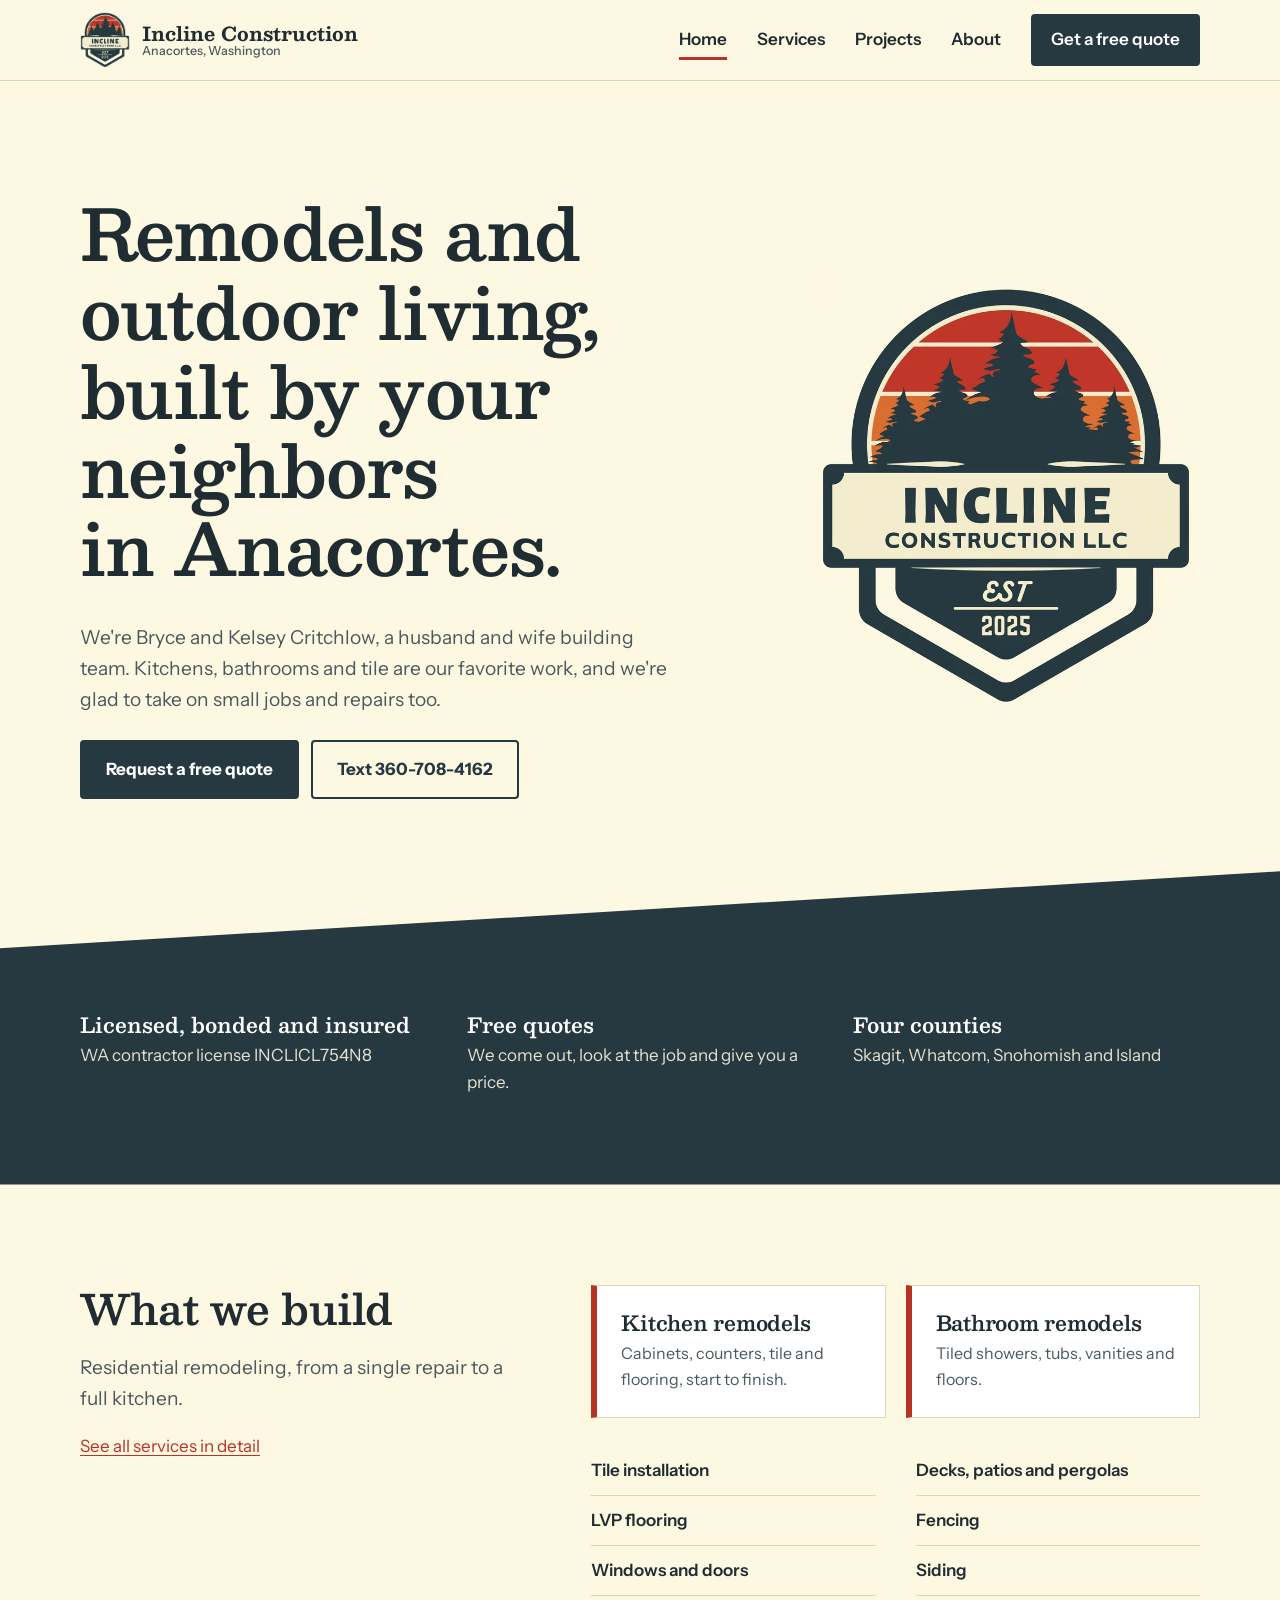
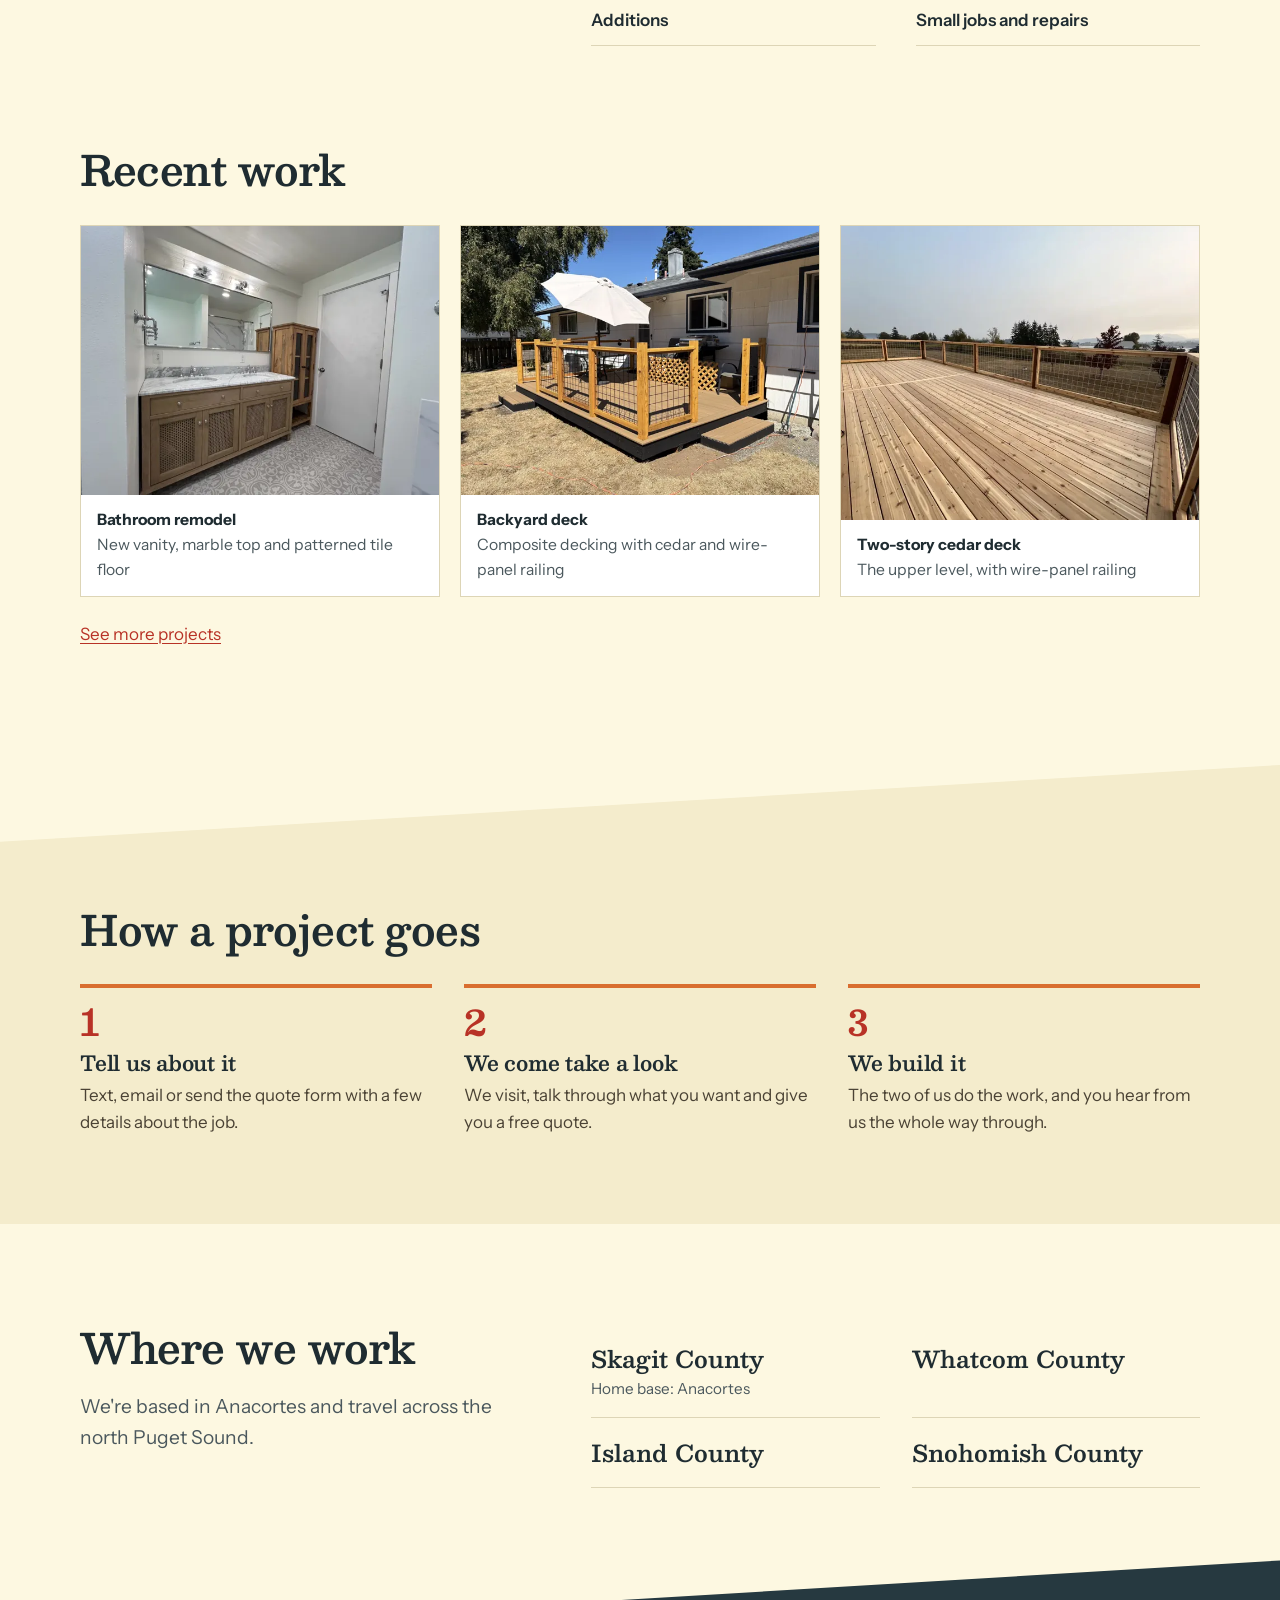
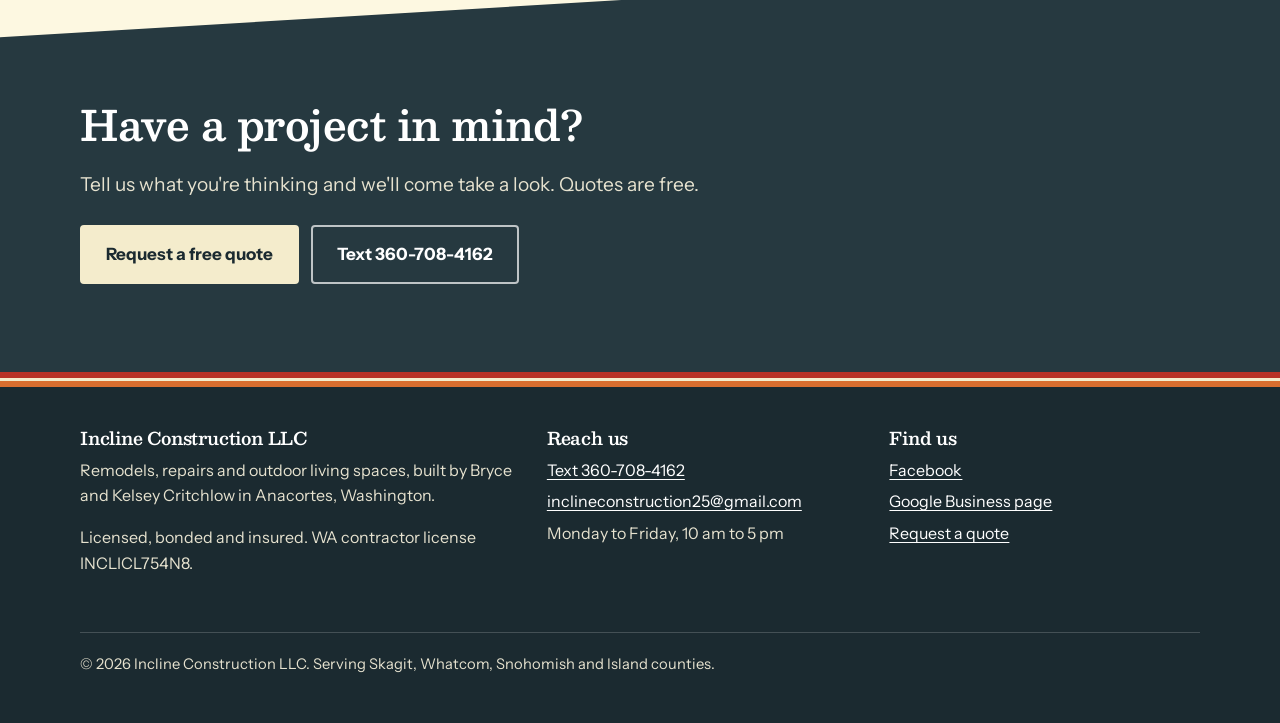
<file: index.html>
<!doctype html>
<html lang="en">
<head>
  <meta charset="utf-8">
  <meta name="viewport" content="width=device-width, initial-scale=1">
  <title>Incline Construction | Remodeling Contractor in Anacortes, WA</title>
  <meta name="description" content="Husband and wife remodeling team in Anacortes, WA. Kitchen and bath remodels, tile, flooring, decks and repairs across Skagit, Whatcom, Snohomish and Island counties.">
  <meta property="og:title" content="Incline Construction | Remodeling Contractor in Anacortes, WA">
  <meta property="og:description" content="Husband and wife remodeling team in Anacortes, WA. Kitchen and bath remodels, tile, flooring, decks and repairs across Skagit, Whatcom, Snohomish and Island counties.">
  <meta property="og:type" content="website">
  <meta property="og:url" content="https://inclineconstructionwa.com/">
  <meta property="og:image" content="https://inclineconstructionwa.com/img/logo.png">
  <link rel="canonical" href="https://inclineconstructionwa.com/">
  <link rel="icon" href="img/favicon.png" type="image/png">
  <meta name="theme-color" content="#263940">
  <link rel="preload" href="fonts/besley.woff2" as="font" type="font/woff2" crossorigin>
  <link rel="stylesheet" href="css/site.css">
  <script type="application/ld+json">{"@context": "https://schema.org", "@type": "GeneralContractor", "name": "Incline Construction LLC", "url": "https://inclineconstructionwa.com/", "image": "https://inclineconstructionwa.com/img/logo.png", "telephone": "+13607084162", "email": "inclineconstruction25@gmail.com", "description": "Husband and wife remodeling team in Anacortes, Washington. Kitchen and bathroom remodels, tile, flooring, windows and doors, decks and outdoor living spaces, and small repairs.", "address": {"@type": "PostalAddress", "addressLocality": "Anacortes", "addressRegion": "WA", "addressCountry": "US"}, "areaServed": [{"@type": "AdministrativeArea", "name": "Skagit County, Washington"}, {"@type": "AdministrativeArea", "name": "Whatcom County, Washington"}, {"@type": "AdministrativeArea", "name": "Snohomish County, Washington"}, {"@type": "AdministrativeArea", "name": "Island County, Washington"}], "openingHoursSpecification": [{"@type": "OpeningHoursSpecification", "dayOfWeek": ["Monday", "Tuesday", "Wednesday", "Thursday", "Friday"], "opens": "10:00", "closes": "17:00"}], "founder": [{"@type": "Person", "name": "Bryce Critchlow"}, {"@type": "Person", "name": "Kelsey Critchlow"}], "sameAs": ["https://www.facebook.com/profile.php?id=61596461877741", "https://maps.app.goo.gl/57KiFB2UmyWhwz5F6?g_st=ic"], "priceRange": "Free quotes"}</script>
</head>
<body>
  <a class="skip" href="#main">Skip to main content</a>

  <header class="site-header">
    <div class="wrap">
      <a class="brand" href="index.html">
        <img src="img/logo-small.webp" alt="" width="125" height="140">
        <span>Incline Construction<small>Anacortes, Washington</small></span>
      </a>
      <button class="nav-toggle" type="button" aria-expanded="false" aria-controls="site-nav">Menu</button>
      <nav class="site-nav" id="site-nav" aria-label="Main">
        <ul>
          <li><a href="index.html" aria-current="page">Home</a></li><li><a href="services.html">Services</a></li><li><a href="projects.html">Projects</a></li><li><a href="about.html">About</a></li>
          <li><a class="btn" href="contact.html">Get a free quote</a></li>
        </ul>
      </nav>
    </div>
  </header>

  <main id="main">
    <section class="hero">
      <div class="wrap">
        <div>
        <h1>Remodels and outdoor living, built by your neighbors in Anacortes.</h1>
        <p class="lede">We're Bryce and Kelsey Critchlow, a husband and wife building team. Kitchens, bathrooms and tile are our favorite work, and we're glad to take on small jobs and repairs too.</p>
        <div class="actions">
          <a class="btn" href="contact.html">Request a free quote</a>
          <a class="btn quiet" href="sms:+13607084162">Text 360-708-4162</a>
        </div>
        </div>
        <picture>
          <source srcset="img/logo.webp" type="image/webp">
          <img class="hero-logo" src="img/logo.png" alt="Incline Construction LLC logo: evergreen trees against a red and orange sunset, established 2025" width="714" height="800">
        </picture>
      </div>
    </section>

    <section class="slope on-dark" aria-label="At a glance">
      <div class="wrap">
        <ul class="facts">
          <li><strong>Licensed, bonded and insured</strong><span>WA contractor license INCLICL754N8</span></li>
          <li><strong>Free quotes</strong><span>We come out, look at the job and give you a price.</span></li>
          <li><strong>Four counties</strong><span>Skagit, Whatcom, Snohomish and Island</span></li>
        </ul>
      </div>
    </section>

    <section class="band">
      <div class="wrap split">
        <div>
          <h2>What we build</h2>
          <p class="lede">Residential remodeling, from a single repair to a full kitchen.</p>
          <p><a href="services.html">See all services in detail</a></p>
        </div>
        <div>
          <div class="favorites">
            <a href="services.html#kitchens"><h3>Kitchen remodels</h3><p>Cabinets, counters, tile and flooring, start to finish.</p></a>
            <a href="services.html#bathrooms"><h3>Bathroom remodels</h3><p>Tiled showers, tubs, vanities and floors.</p></a>
          </div>
          <ul class="plain-list">
            <li>Tile installation</li>
            <li>LVP flooring</li>
            <li>Windows and doors</li>
            <li>Additions</li>
            <li>Decks, patios and pergolas</li>
            <li>Fencing</li>
            <li>Siding</li>
            <li>Small jobs and repairs</li>
          </ul>
        </div>
      </div>
    </section>

    <section class="band" style="padding-top:0">
      <div class="wrap">
        <h2>Recent work</h2>
        <div class="gallery">
        <figure>
          <a href="img/projects/bathroom-vanity-1280.webp"><img src="img/projects/bathroom-vanity-640.webp" srcset="img/projects/bathroom-vanity-640.webp 640w, img/projects/bathroom-vanity-1280.webp 1280w" sizes="(max-width: 640px) 100vw, (max-width: 1000px) 50vw, 360px" alt="Remodeled bathroom with a wood double vanity, marble countertop, wide mirror and gray patterned tile floor" width="640" height="480" loading="lazy"></a>
          <figcaption><strong>Bathroom remodel</strong><span>New vanity, marble top and patterned tile floor</span></figcaption>
        </figure>
        <figure>
          <a href="img/projects/deck-ground-level-1280.webp"><img src="img/projects/deck-ground-level-640.webp" srcset="img/projects/deck-ground-level-640.webp 640w, img/projects/deck-ground-level-1280.webp 1280w" sizes="(max-width: 640px) 100vw, (max-width: 1000px) 50vw, 360px" alt="Low backyard deck with composite boards, two steps and a cedar railing with black wire panels" width="640" height="480" loading="lazy"></a>
          <figcaption><strong>Backyard deck</strong><span>Composite decking with cedar and wire-panel railing</span></figcaption>
        </figure>
        <figure>
          <a href="img/projects/deck-cedar-1280.webp"><img src="img/projects/deck-cedar-640.webp" srcset="img/projects/deck-cedar-640.webp 640w, img/projects/deck-cedar-1280.webp 1280w" sizes="(max-width: 640px) 100vw, (max-width: 1000px) 50vw, 360px" alt="Large new cedar deck with wire-panel railing looking out over fields and trees" width="640" height="536" loading="lazy"></a>
          <figcaption><strong>Two-story cedar deck</strong><span>The upper level, with wire-panel railing</span></figcaption>
        </figure>
        </div>
        <p style="margin-top:1.5rem; padding-bottom:var(--rise)"><a href="projects.html">See more projects</a></p>
      </div>
    </section>

    <section class="slope on-wood">
      <div class="wrap">
        <h2>How a project goes</h2>
        <ol class="steps">
          <li><h3>Tell us about it</h3><p>Text, email or send the quote form with a few details about the job.</p></li>
          <li><h3>We come take a look</h3><p>We visit, talk through what you want and give you a free quote.</p></li>
          <li><h3>We build it</h3><p>The two of us do the work, and you hear from us the whole way through.</p></li>
        </ol>
      </div>
    </section>

    <section class="band after-slope">
      <div class="wrap split">
        <div>
          <h2>Where we work</h2>
          <p class="lede">We're based in Anacortes and travel across the north Puget Sound.</p>
        </div>
        <ul class="counties">
          <li>Skagit County<small>Home base: Anacortes</small></li>
          <li>Whatcom County</li>
          <li>Island County</li>
          <li>Snohomish County</li>
        </ul>
      </div>
    </section>

    <section class="slope on-dark">
      <div class="wrap">
        <h2>Have a project in mind?</h2>
        <p class="lede">Tell us what you're thinking and we'll come take a look. Quotes are free.</p>
        <div class="actions">
          <a class="btn" href="contact.html">Request a free quote</a>
          <a class="btn quiet" href="sms:+13607084162">Text 360-708-4162</a>
        </div>
      </div>
    </section>
  </main>

  <footer class="site-footer">
    <div class="wrap">
      <div class="cols">
        <div>
          <h2>Incline Construction LLC</h2>
          <p>Remodels, repairs and outdoor living spaces, built by Bryce and Kelsey Critchlow in Anacortes, Washington.</p>
          <p>Licensed, bonded and insured. WA contractor license INCLICL754N8.</p>
        </div>
        <div>
          <h2>Reach us</h2>
          <ul>
            <li><a href="sms:+13607084162">Text 360-708-4162</a></li>
            <li><a href="mailto:inclineconstruction25@gmail.com">inclineconstruction25@gmail.com</a></li>
            <li>Monday to Friday, 10 am to 5 pm</li>
          </ul>
        </div>
        <div>
          <h2>Find us</h2>
          <ul>
            <li><a href="https://www.facebook.com/profile.php?id=61596461877741" rel="noopener">Facebook</a></li>
            <li><a href="https://maps.app.goo.gl/57KiFB2UmyWhwz5F6?g_st=ic" rel="noopener">Google Business page</a></li>
            <li><a href="contact.html">Request a quote</a></li>
          </ul>
        </div>
      </div>
      <p class="fine">&copy; 2026 Incline Construction LLC. Serving Skagit, Whatcom, Snohomish and Island counties.</p>
    </div>
  </footer>

  <script src="js/site.js" defer></script>
</body>
</html>
</file>
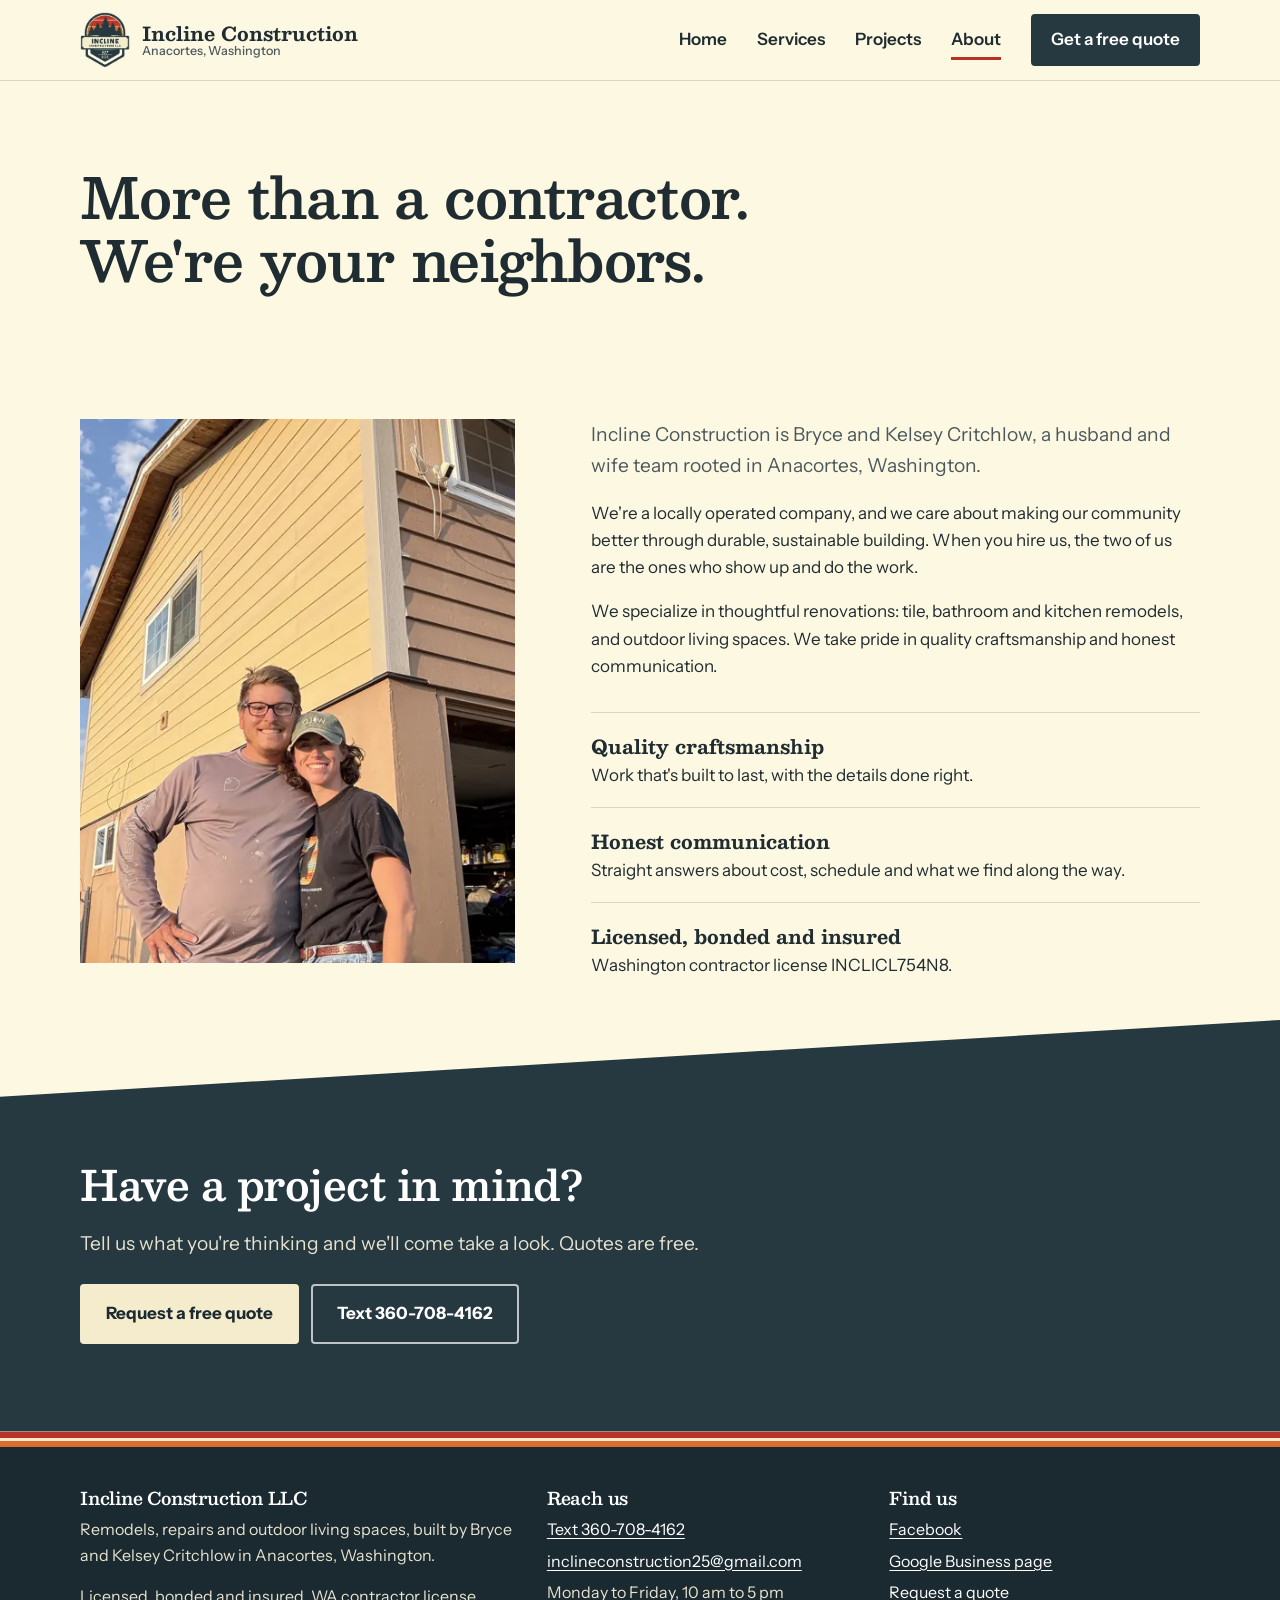
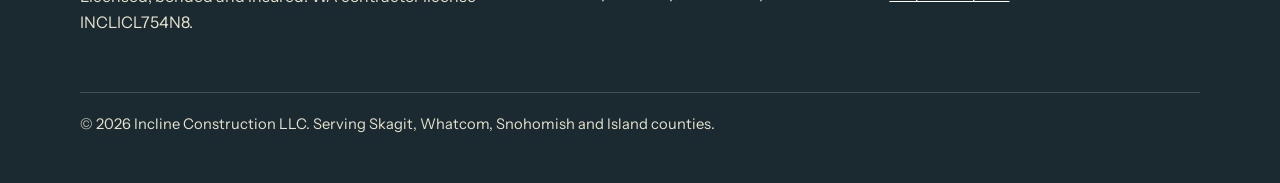
<file: about.html>
<!doctype html>
<html lang="en">
<head>
  <meta charset="utf-8">
  <meta name="viewport" content="width=device-width, initial-scale=1">
  <title>About Bryce and Kelsey | Incline Construction, Anacortes WA</title>
  <meta name="description" content="Incline Construction is a husband and wife building team rooted in Anacortes, Washington. Licensed, bonded and insured. WA contractor license INCLICL754N8.">
  <meta property="og:title" content="About Bryce and Kelsey | Incline Construction, Anacortes WA">
  <meta property="og:description" content="Incline Construction is a husband and wife building team rooted in Anacortes, Washington. Licensed, bonded and insured. WA contractor license INCLICL754N8.">
  <meta property="og:type" content="website">
  <meta property="og:url" content="https://inclineconstructionwa.com/about.html">
  <meta property="og:image" content="https://inclineconstructionwa.com/img/logo.png">
  <link rel="canonical" href="https://inclineconstructionwa.com/about.html">
  <link rel="icon" href="img/favicon.png" type="image/png">
  <meta name="theme-color" content="#263940">
  <link rel="preload" href="fonts/besley.woff2" as="font" type="font/woff2" crossorigin>
  <link rel="stylesheet" href="css/site.css">
</head>
<body>
  <a class="skip" href="#main">Skip to main content</a>

  <header class="site-header">
    <div class="wrap">
      <a class="brand" href="index.html">
        <img src="img/logo-small.webp" alt="" width="125" height="140">
        <span>Incline Construction<small>Anacortes, Washington</small></span>
      </a>
      <button class="nav-toggle" type="button" aria-expanded="false" aria-controls="site-nav">Menu</button>
      <nav class="site-nav" id="site-nav" aria-label="Main">
        <ul>
          <li><a href="index.html">Home</a></li><li><a href="services.html">Services</a></li><li><a href="projects.html">Projects</a></li><li><a href="about.html" aria-current="page">About</a></li>
          <li><a class="btn" href="contact.html">Get a free quote</a></li>
        </ul>
      </nav>
    </div>
  </header>

  <main id="main">
    <section class="page-hero">
      <div class="wrap">
        <h1>More than a contractor. We're your neighbors.</h1>
      </div>
    </section>

    <section class="band" style="padding-top:0">
      <div class="wrap split">
        <div class="portrait"><img src="img/projects/bryce-and-kelsey-480.webp" srcset="img/projects/bryce-and-kelsey-480.webp 480w, img/projects/bryce-and-kelsey-960.webp 960w" sizes="(max-width: 820px) 100vw, 440px" alt="Bryce and Kelsey Critchlow smiling in front of a house they re-sided" width="480" height="600"></div>
        <div>
          <p class="lede">Incline Construction is Bryce and Kelsey Critchlow, a husband and wife team rooted in Anacortes, Washington.</p>
          <p>We're a locally operated company, and we care about making our community better through durable, sustainable building. When you hire us, the two of us are the ones who show up and do the work.</p>
          <p>We specialize in thoughtful renovations: tile, bathroom and kitchen remodels, and outdoor living spaces. We take pride in quality craftsmanship and honest communication.</p>
          <ul class="values">
            <li><strong>Quality craftsmanship</strong>Work that's built to last, with the details done right.</li>
            <li><strong>Honest communication</strong>Straight answers about cost, schedule and what we find along the way.</li>
            <li><strong>Licensed, bonded and insured</strong>Washington contractor license INCLICL754N8.</li>
          </ul>
        </div>
      </div>
    </section>

    <section class="slope on-dark">
      <div class="wrap">
        <h2>Have a project in mind?</h2>
        <p class="lede">Tell us what you're thinking and we'll come take a look. Quotes are free.</p>
        <div class="actions">
          <a class="btn" href="contact.html">Request a free quote</a>
          <a class="btn quiet" href="sms:+13607084162">Text 360-708-4162</a>
        </div>
      </div>
    </section>
  </main>

  <footer class="site-footer">
    <div class="wrap">
      <div class="cols">
        <div>
          <h2>Incline Construction LLC</h2>
          <p>Remodels, repairs and outdoor living spaces, built by Bryce and Kelsey Critchlow in Anacortes, Washington.</p>
          <p>Licensed, bonded and insured. WA contractor license INCLICL754N8.</p>
        </div>
        <div>
          <h2>Reach us</h2>
          <ul>
            <li><a href="sms:+13607084162">Text 360-708-4162</a></li>
            <li><a href="mailto:inclineconstruction25@gmail.com">inclineconstruction25@gmail.com</a></li>
            <li>Monday to Friday, 10 am to 5 pm</li>
          </ul>
        </div>
        <div>
          <h2>Find us</h2>
          <ul>
            <li><a href="https://www.facebook.com/profile.php?id=61596461877741" rel="noopener">Facebook</a></li>
            <li><a href="https://maps.app.goo.gl/57KiFB2UmyWhwz5F6?g_st=ic" rel="noopener">Google Business page</a></li>
            <li><a href="contact.html">Request a quote</a></li>
          </ul>
        </div>
      </div>
      <p class="fine">&copy; 2026 Incline Construction LLC. Serving Skagit, Whatcom, Snohomish and Island counties.</p>
    </div>
  </footer>

  <script src="js/site.js" defer></script>
</body>
</html>
</file>
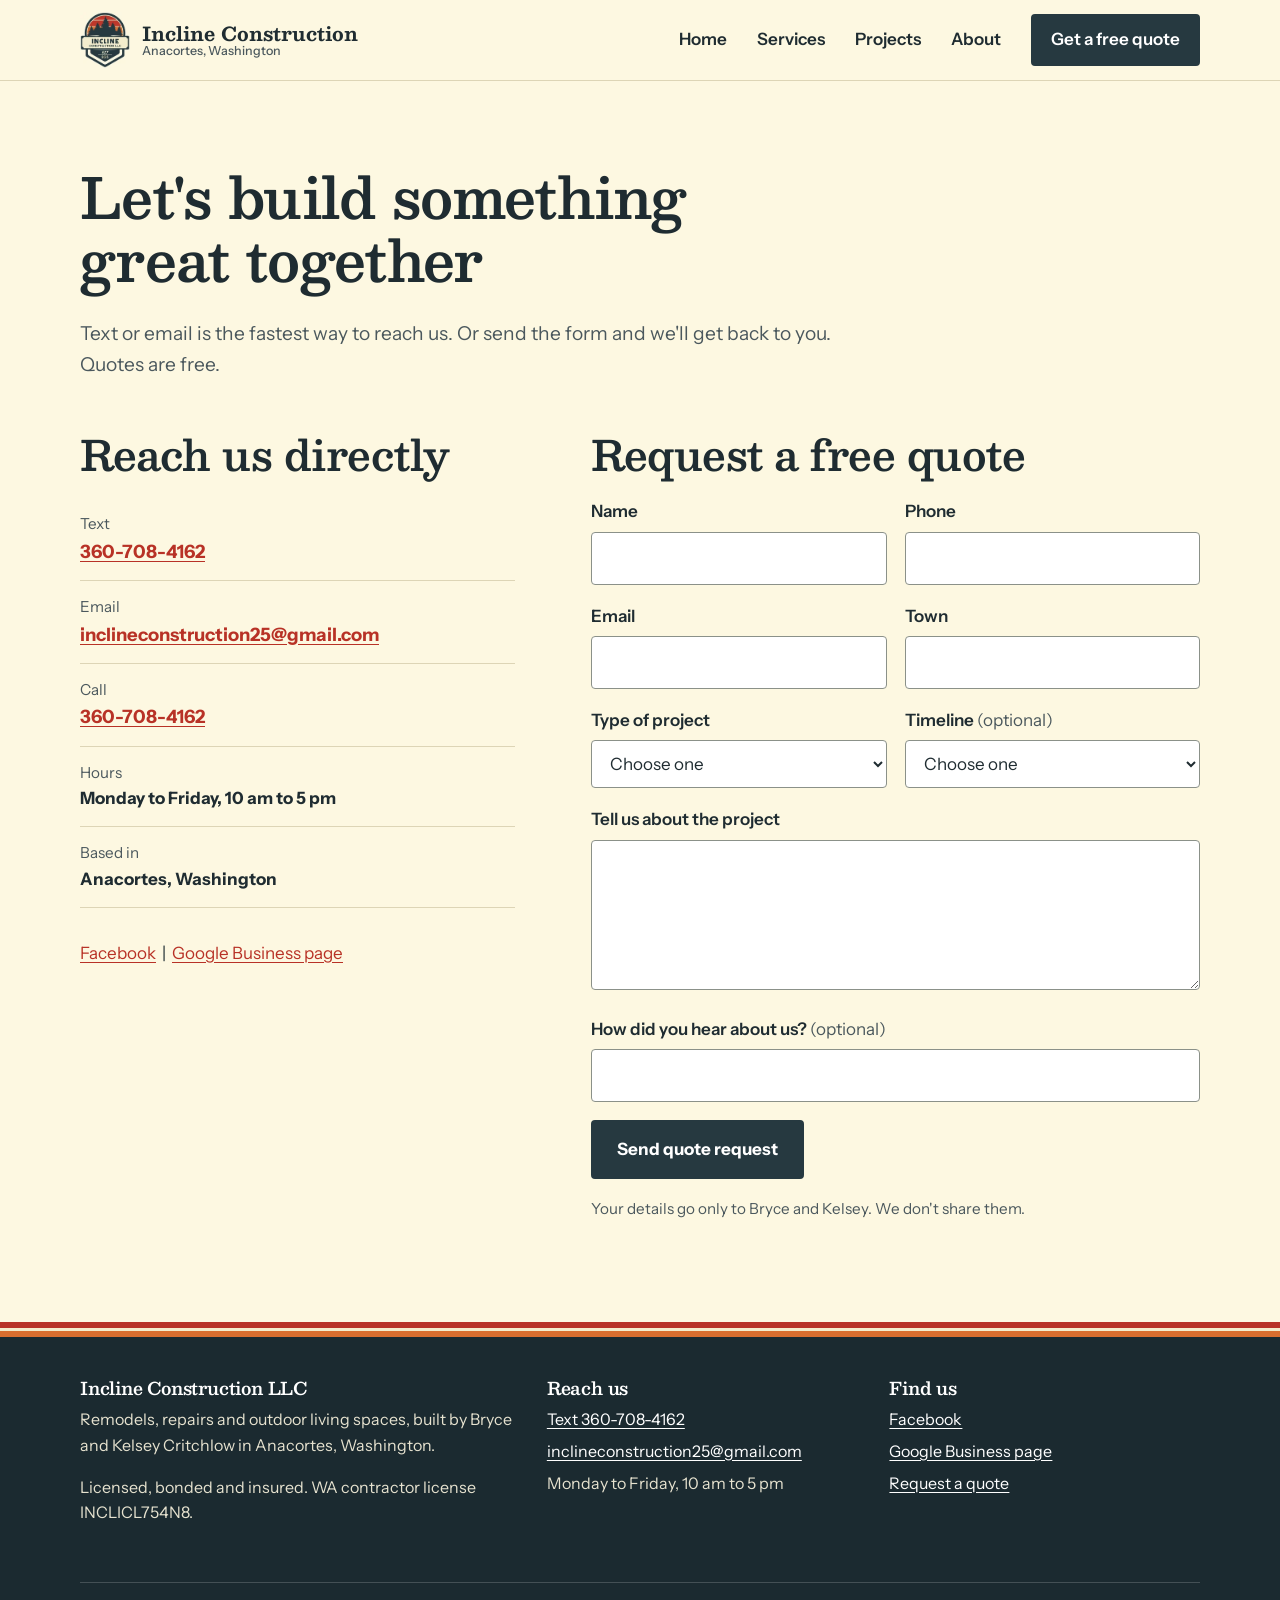
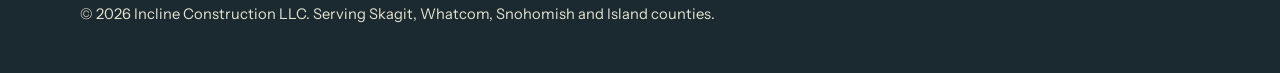
<file: contact.html>
<!doctype html>
<html lang="en">
<head>
  <meta charset="utf-8">
  <meta name="viewport" content="width=device-width, initial-scale=1">
  <title>Contact and Free Quotes | Incline Construction, Anacortes WA</title>
  <meta name="description" content="Request a free quote from Incline Construction. Text 360-708-4162 or email us. Monday to Friday, 10 am to 5 pm. Serving Skagit, Whatcom, Snohomish and Island counties.">
  <meta property="og:title" content="Contact and Free Quotes | Incline Construction, Anacortes WA">
  <meta property="og:description" content="Request a free quote from Incline Construction. Text 360-708-4162 or email us. Monday to Friday, 10 am to 5 pm. Serving Skagit, Whatcom, Snohomish and Island counties.">
  <meta property="og:type" content="website">
  <meta property="og:url" content="https://inclineconstructionwa.com/contact.html">
  <meta property="og:image" content="https://inclineconstructionwa.com/img/logo.png">
  <link rel="canonical" href="https://inclineconstructionwa.com/contact.html">
  <link rel="icon" href="img/favicon.png" type="image/png">
  <meta name="theme-color" content="#263940">
  <link rel="preload" href="fonts/besley.woff2" as="font" type="font/woff2" crossorigin>
  <link rel="stylesheet" href="css/site.css">
</head>
<body>
  <a class="skip" href="#main">Skip to main content</a>

  <header class="site-header">
    <div class="wrap">
      <a class="brand" href="index.html">
        <img src="img/logo-small.webp" alt="" width="125" height="140">
        <span>Incline Construction<small>Anacortes, Washington</small></span>
      </a>
      <button class="nav-toggle" type="button" aria-expanded="false" aria-controls="site-nav">Menu</button>
      <nav class="site-nav" id="site-nav" aria-label="Main">
        <ul>
          <li><a href="index.html">Home</a></li><li><a href="services.html">Services</a></li><li><a href="projects.html">Projects</a></li><li><a href="about.html">About</a></li>
          <li><a class="btn" href="contact.html" aria-current="page">Get a free quote</a></li>
        </ul>
      </nav>
    </div>
  </header>

  <main id="main">
    <section class="page-hero" style="padding-bottom:32px">
      <div class="wrap">
        <h1>Let's build something great together</h1>
        <p class="lede">Text or email is the fastest way to reach us. Or send the form and we'll get back to you. Quotes are free.</p>
      </div>
    </section>

    <section class="band" style="padding-top:0">
      <div class="wrap split">
        <div>
          <h2>Reach us directly</h2>
          <ul class="contact-ways">
            <li><span>Text</span><a href="sms:+13607084162">360-708-4162</a></li>
            <li><span>Email</span><a href="mailto:inclineconstruction25@gmail.com">inclineconstruction25@gmail.com</a></li>
            <li><span>Call</span><a href="tel:+13607084162">360-708-4162</a></li>
            <li><span>Hours</span><strong>Monday to Friday, 10 am to 5 pm</strong></li>
            <li><span>Based in</span><strong>Anacortes, Washington</strong></li>
          </ul>
          <p><a href="https://www.facebook.com/profile.php?id=61596461877741" rel="noopener">Facebook</a> &nbsp;|&nbsp; <a href="https://maps.app.goo.gl/57KiFB2UmyWhwz5F6?g_st=ic" rel="noopener">Google Business page</a></p>
        </div>

        <div>
          <h2>Request a free quote</h2>
          <form id="quote-form" action="https://formspree.io/f/xjywybdn" method="POST">
            <div class="row">
              <div><label for="name">Name</label><input id="name" name="name" type="text" autocomplete="name" required></div>
              <div><label for="phone">Phone</label><input id="phone" name="phone" type="tel" autocomplete="tel" required></div>
            </div>
            <div class="row">
              <div><label for="email">Email</label><input id="email" name="email" type="email" autocomplete="email" required></div>
              <div><label for="town">Town</label><input id="town" name="town" type="text" autocomplete="address-level2" required></div>
            </div>
            <div class="row">
              <div>
                <label for="project">Type of project</label>
                <select id="project" name="project" required>
                  <option value="">Choose one</option>
                  <option>Kitchen remodel</option>
                  <option>Bathroom remodel</option>
                  <option>Tile</option>
                  <option>LVP flooring</option>
                  <option>Windows or doors</option>
                  <option>Addition</option>
                  <option>Deck, patio or pergola</option>
                  <option>Fencing</option>
                  <option>Siding</option>
                  <option>Repair or small job</option>
                  <option>Something else</option>
                </select>
              </div>
              <div>
                <label for="timeline">Timeline <span class="opt">(optional)</span></label>
                <select id="timeline" name="timeline">
                  <option value="">Choose one</option>
                  <option>As soon as possible</option>
                  <option>In the next 1 to 3 months</option>
                  <option>In 3 to 6 months</option>
                  <option>Just planning for now</option>
                </select>
              </div>
            </div>
            <div><label for="details">Tell us about the project</label><textarea id="details" name="details" required></textarea></div>
            <div><label for="heard">How did you hear about us? <span class="opt">(optional)</span></label><input id="heard" name="heard" type="text"></div>
            <p class="hp" aria-hidden="true"><label>Leave this empty <input type="text" name="_gotcha" tabindex="-1" autocomplete="off"></label></p>
            <input type="hidden" name="_subject" value="New quote request from the website">
            <div><button class="btn" type="submit">Send quote request</button></div>
            <p id="form-status" class="form-status" role="status" tabindex="-1"></p>
            <p class="form-note">Your details go only to Bryce and Kelsey. We don't share them.</p>
          </form>
        </div>
      </div>
    </section>
  </main>

  <footer class="site-footer">
    <div class="wrap">
      <div class="cols">
        <div>
          <h2>Incline Construction LLC</h2>
          <p>Remodels, repairs and outdoor living spaces, built by Bryce and Kelsey Critchlow in Anacortes, Washington.</p>
          <p>Licensed, bonded and insured. WA contractor license INCLICL754N8.</p>
        </div>
        <div>
          <h2>Reach us</h2>
          <ul>
            <li><a href="sms:+13607084162">Text 360-708-4162</a></li>
            <li><a href="mailto:inclineconstruction25@gmail.com">inclineconstruction25@gmail.com</a></li>
            <li>Monday to Friday, 10 am to 5 pm</li>
          </ul>
        </div>
        <div>
          <h2>Find us</h2>
          <ul>
            <li><a href="https://www.facebook.com/profile.php?id=61596461877741" rel="noopener">Facebook</a></li>
            <li><a href="https://maps.app.goo.gl/57KiFB2UmyWhwz5F6?g_st=ic" rel="noopener">Google Business page</a></li>
            <li><a href="contact.html">Request a quote</a></li>
          </ul>
        </div>
      </div>
      <p class="fine">&copy; 2026 Incline Construction LLC. Serving Skagit, Whatcom, Snohomish and Island counties.</p>
    </div>
  </footer>

  <script src="js/site.js" defer></script>
</body>
</html>
</file>
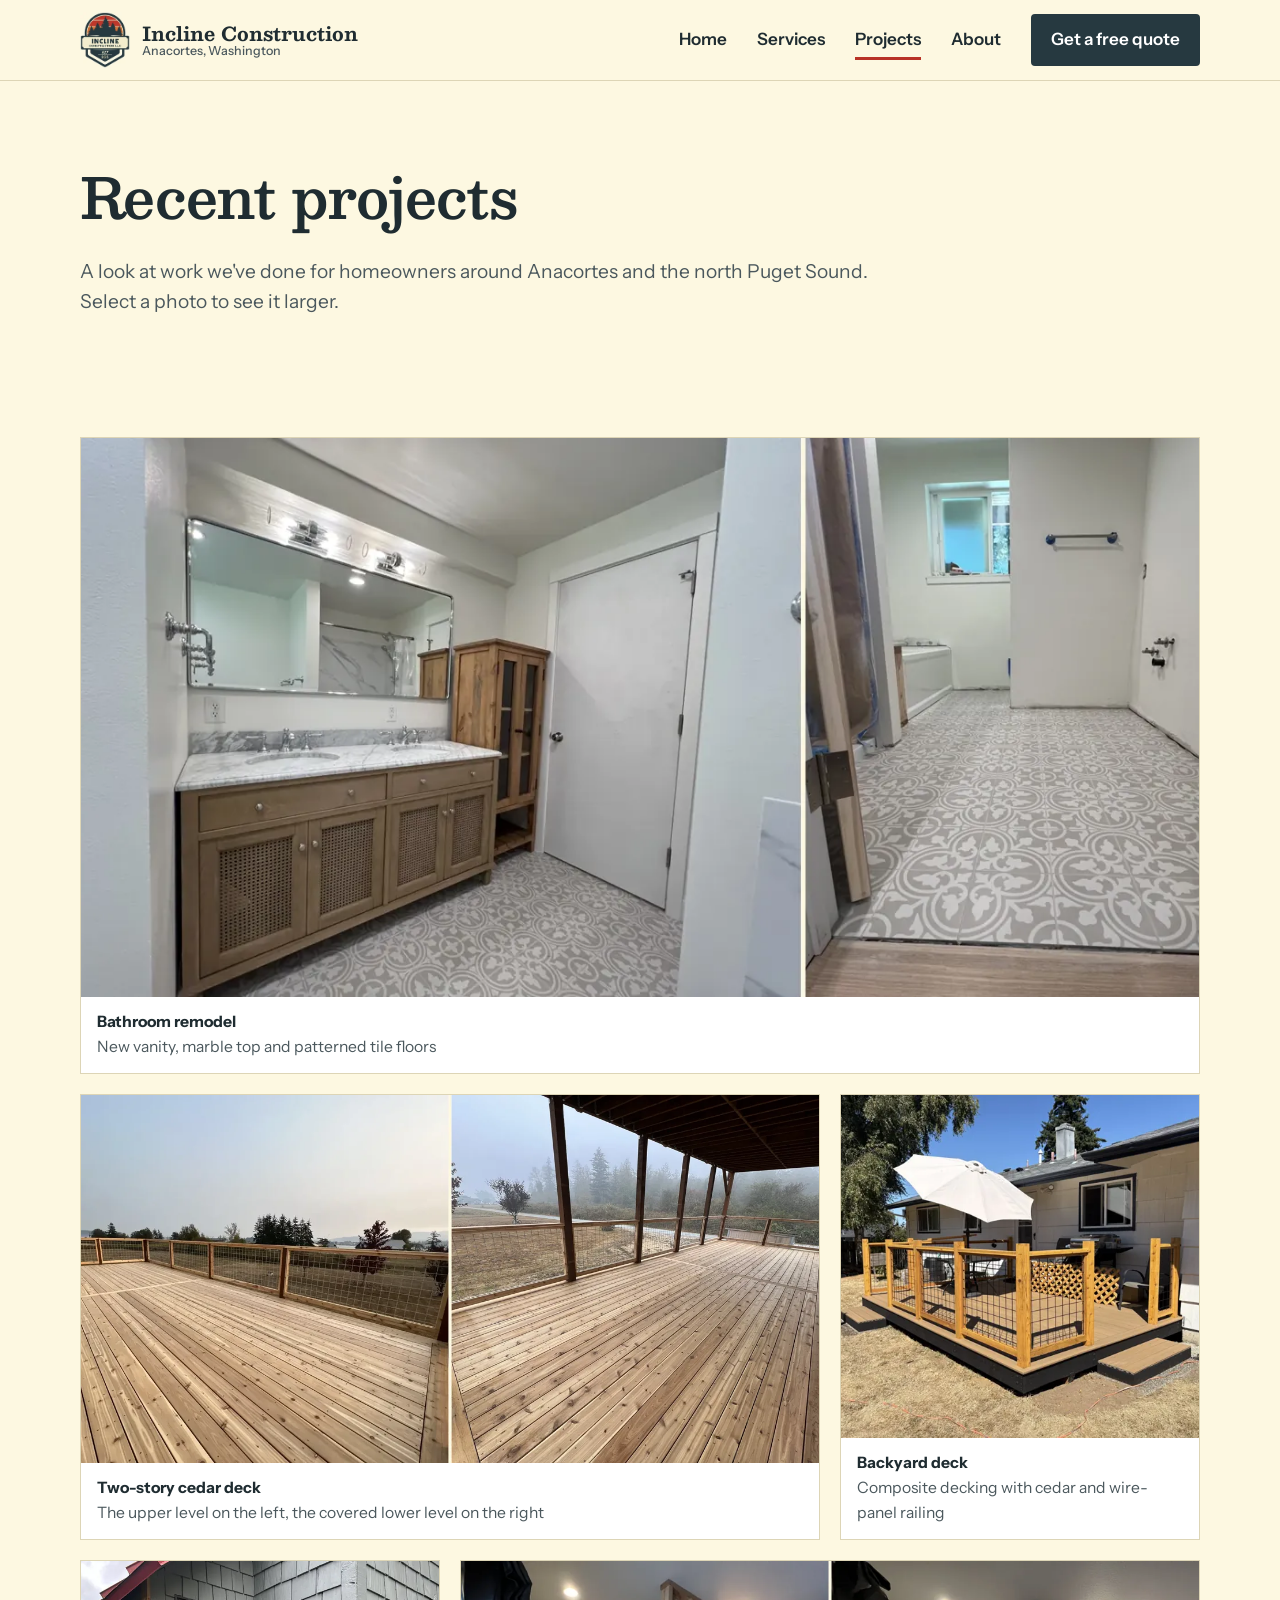
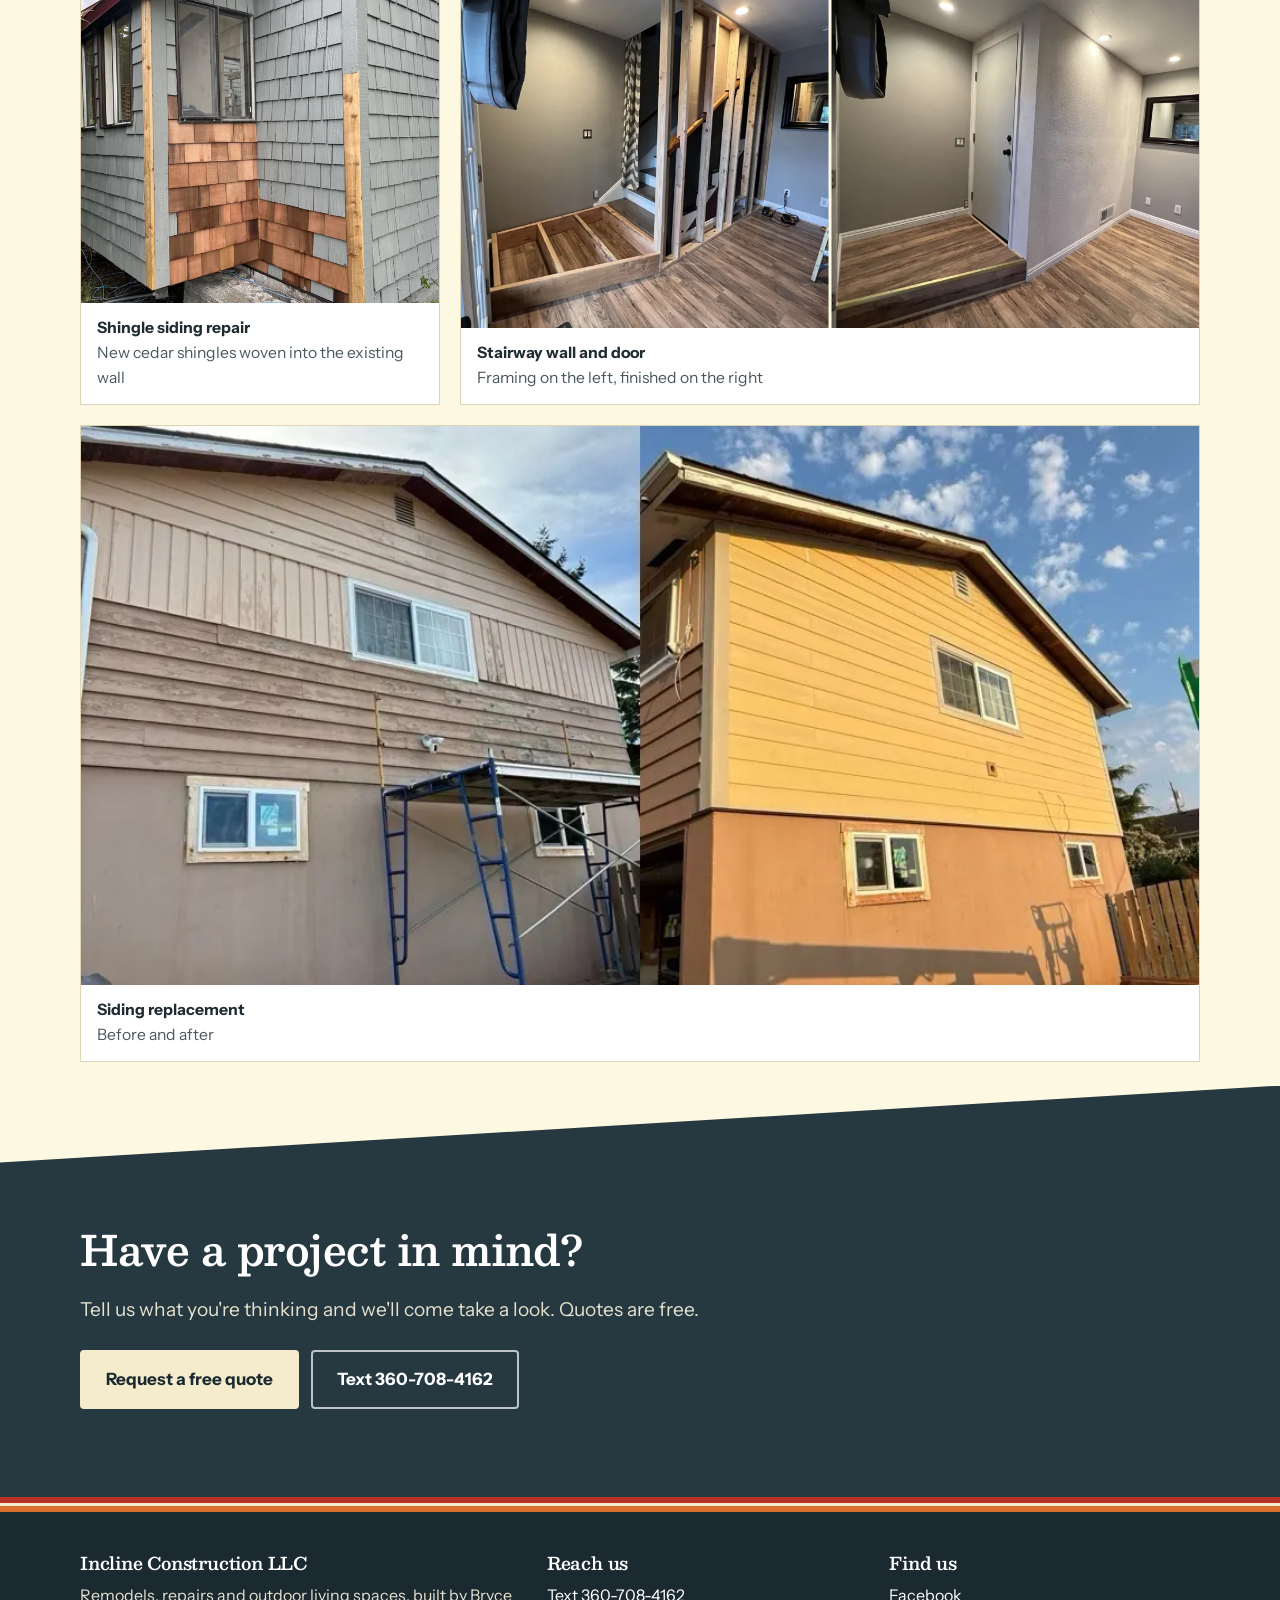
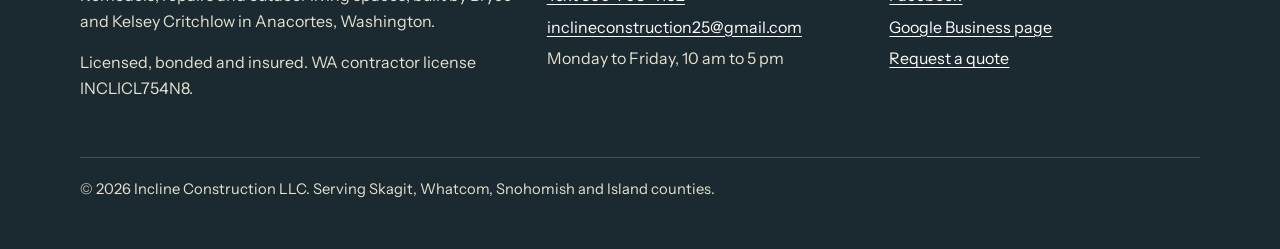
<file: projects.html>
<!doctype html>
<html lang="en">
<head>
  <meta charset="utf-8">
  <meta name="viewport" content="width=device-width, initial-scale=1">
  <title>Projects | Incline Construction, Anacortes WA</title>
  <meta name="description" content="Photos of recent kitchen, bathroom, tile, flooring and deck projects by Incline Construction in Anacortes and northwest Washington.">
  <meta property="og:title" content="Projects | Incline Construction, Anacortes WA">
  <meta property="og:description" content="Photos of recent kitchen, bathroom, tile, flooring and deck projects by Incline Construction in Anacortes and northwest Washington.">
  <meta property="og:type" content="website">
  <meta property="og:url" content="https://inclineconstructionwa.com/projects.html">
  <meta property="og:image" content="https://inclineconstructionwa.com/img/logo.png">
  <link rel="canonical" href="https://inclineconstructionwa.com/projects.html">
  <link rel="icon" href="img/favicon.png" type="image/png">
  <meta name="theme-color" content="#263940">
  <link rel="preload" href="fonts/besley.woff2" as="font" type="font/woff2" crossorigin>
  <link rel="stylesheet" href="css/site.css">
</head>
<body>
  <a class="skip" href="#main">Skip to main content</a>

  <header class="site-header">
    <div class="wrap">
      <a class="brand" href="index.html">
        <img src="img/logo-small.webp" alt="" width="125" height="140">
        <span>Incline Construction<small>Anacortes, Washington</small></span>
      </a>
      <button class="nav-toggle" type="button" aria-expanded="false" aria-controls="site-nav">Menu</button>
      <nav class="site-nav" id="site-nav" aria-label="Main">
        <ul>
          <li><a href="index.html">Home</a></li><li><a href="services.html">Services</a></li><li><a href="projects.html" aria-current="page">Projects</a></li><li><a href="about.html">About</a></li>
          <li><a class="btn" href="contact.html">Get a free quote</a></li>
        </ul>
      </nav>
    </div>
  </header>

  <main id="main">
    <section class="page-hero">
      <div class="wrap">
        <h1>Recent projects</h1>
        <p class="lede">A look at work we've done for homeowners around Anacortes and the north Puget Sound. Select a photo to see it larger.</p>
      </div>
    </section>

    <section class="band" style="padding-top:0">
      <div class="wrap">
        <!-- PHOTOS: each <figure> below is one photo. -->
        <div class="gallery" style="margin-top:0">
        <figure class="full">
          <a href="img/projects/bathroom-remodel-1280.webp"><img src="img/projects/bathroom-remodel-640.webp" srcset="img/projects/bathroom-remodel-640.webp 640w, img/projects/bathroom-remodel-1280.webp 1280w" sizes="(max-width: 700px) 100vw, 1120px" alt="Two photos from one remodel: a wood double vanity with marble countertop and wide mirror, and a bathroom floor in gray and white patterned tile" width="640" height="306"></a>
          <figcaption><strong>Bathroom remodel</strong><span>New vanity, marble top and patterned tile floors</span></figcaption>
        </figure>
        <figure class="wide">
          <a href="img/projects/two-story-cedar-deck-1280.webp"><img src="img/projects/two-story-cedar-deck-640.webp" srcset="img/projects/two-story-cedar-deck-640.webp 640w, img/projects/two-story-cedar-deck-1280.webp 1280w" sizes="(max-width: 700px) 100vw, 740px" alt="Two photos of one job: an open upper cedar deck with wire-panel railing looking out over fields, and the covered lower deck beneath it with the same railing" width="640" height="319"></a>
          <figcaption><strong>Two-story cedar deck</strong><span>The upper level on the left, the covered lower level on the right</span></figcaption>
        </figure>
        <figure>
          <a href="img/projects/deck-ground-level-1280.webp"><img src="img/projects/deck-ground-level-640.webp" srcset="img/projects/deck-ground-level-640.webp 640w, img/projects/deck-ground-level-1280.webp 1280w" sizes="(max-width: 640px) 100vw, (max-width: 1000px) 50vw, 360px" alt="Low backyard deck with composite boards, two steps and a cedar railing with black wire panels" width="640" height="480" loading="lazy"></a>
          <figcaption><strong>Backyard deck</strong><span>Composite decking with cedar and wire-panel railing</span></figcaption>
        </figure>
        <figure>
          <a href="img/projects/shingle-siding-repair-1280.webp"><img src="img/projects/shingle-siding-repair-640.webp" srcset="img/projects/shingle-siding-repair-640.webp 640w, img/projects/shingle-siding-repair-1280.webp 1280w" sizes="(max-width: 640px) 100vw, (max-width: 1000px) 50vw, 360px" alt="Corner of a gray shingled house with a section of fresh cedar shingles and new corner trim below a window" width="640" height="853" loading="lazy"></a>
          <figcaption><strong>Shingle siding repair</strong><span>New cedar shingles woven into the existing wall</span></figcaption>
        </figure>
        <figure class="wide">
          <a href="img/projects/stairway-wall-during-after-1280.webp"><img src="img/projects/stairway-wall-during-after-640.webp" srcset="img/projects/stairway-wall-during-after-640.webp 640w, img/projects/stairway-wall-during-after-1280.webp 1280w" sizes="(max-width: 700px) 100vw, 740px" alt="Two photos of the same room: on the left a new stud wall and floor platform being framed around a stairway, on the right the finished wall with a door, trim and paint" width="640" height="319" loading="lazy"></a>
          <figcaption><strong>Stairway wall and door</strong><span>Framing on the left, finished on the right</span></figcaption>
        </figure>
        <figure class="full">
          <a href="img/projects/siding-before-after-1000.webp"><img src="img/projects/siding-before-after-640.webp" srcset="img/projects/siding-before-after-640.webp 640w, img/projects/siding-before-after-1000.webp 1000w" sizes="(max-width: 700px) 100vw, 1120px" alt="Side-by-side photos of a house wall: old worn tan siding on the left, new yellow lap siding on the right" width="640" height="320" loading="lazy"></a>
          <figcaption><strong>Siding replacement</strong><span>Before and after</span></figcaption>
        </figure>
        </div>
      </div>
    </section>

    <section class="slope on-dark">
      <div class="wrap">
        <h2>Have a project in mind?</h2>
        <p class="lede">Tell us what you're thinking and we'll come take a look. Quotes are free.</p>
        <div class="actions">
          <a class="btn" href="contact.html">Request a free quote</a>
          <a class="btn quiet" href="sms:+13607084162">Text 360-708-4162</a>
        </div>
      </div>
    </section>
  </main>

  <footer class="site-footer">
    <div class="wrap">
      <div class="cols">
        <div>
          <h2>Incline Construction LLC</h2>
          <p>Remodels, repairs and outdoor living spaces, built by Bryce and Kelsey Critchlow in Anacortes, Washington.</p>
          <p>Licensed, bonded and insured. WA contractor license INCLICL754N8.</p>
        </div>
        <div>
          <h2>Reach us</h2>
          <ul>
            <li><a href="sms:+13607084162">Text 360-708-4162</a></li>
            <li><a href="mailto:inclineconstruction25@gmail.com">inclineconstruction25@gmail.com</a></li>
            <li>Monday to Friday, 10 am to 5 pm</li>
          </ul>
        </div>
        <div>
          <h2>Find us</h2>
          <ul>
            <li><a href="https://www.facebook.com/profile.php?id=61596461877741" rel="noopener">Facebook</a></li>
            <li><a href="https://maps.app.goo.gl/57KiFB2UmyWhwz5F6?g_st=ic" rel="noopener">Google Business page</a></li>
            <li><a href="contact.html">Request a quote</a></li>
          </ul>
        </div>
      </div>
      <p class="fine">&copy; 2026 Incline Construction LLC. Serving Skagit, Whatcom, Snohomish and Island counties.</p>
    </div>
  </footer>

  <script src="js/site.js" defer></script>
</body>
</html>
</file>
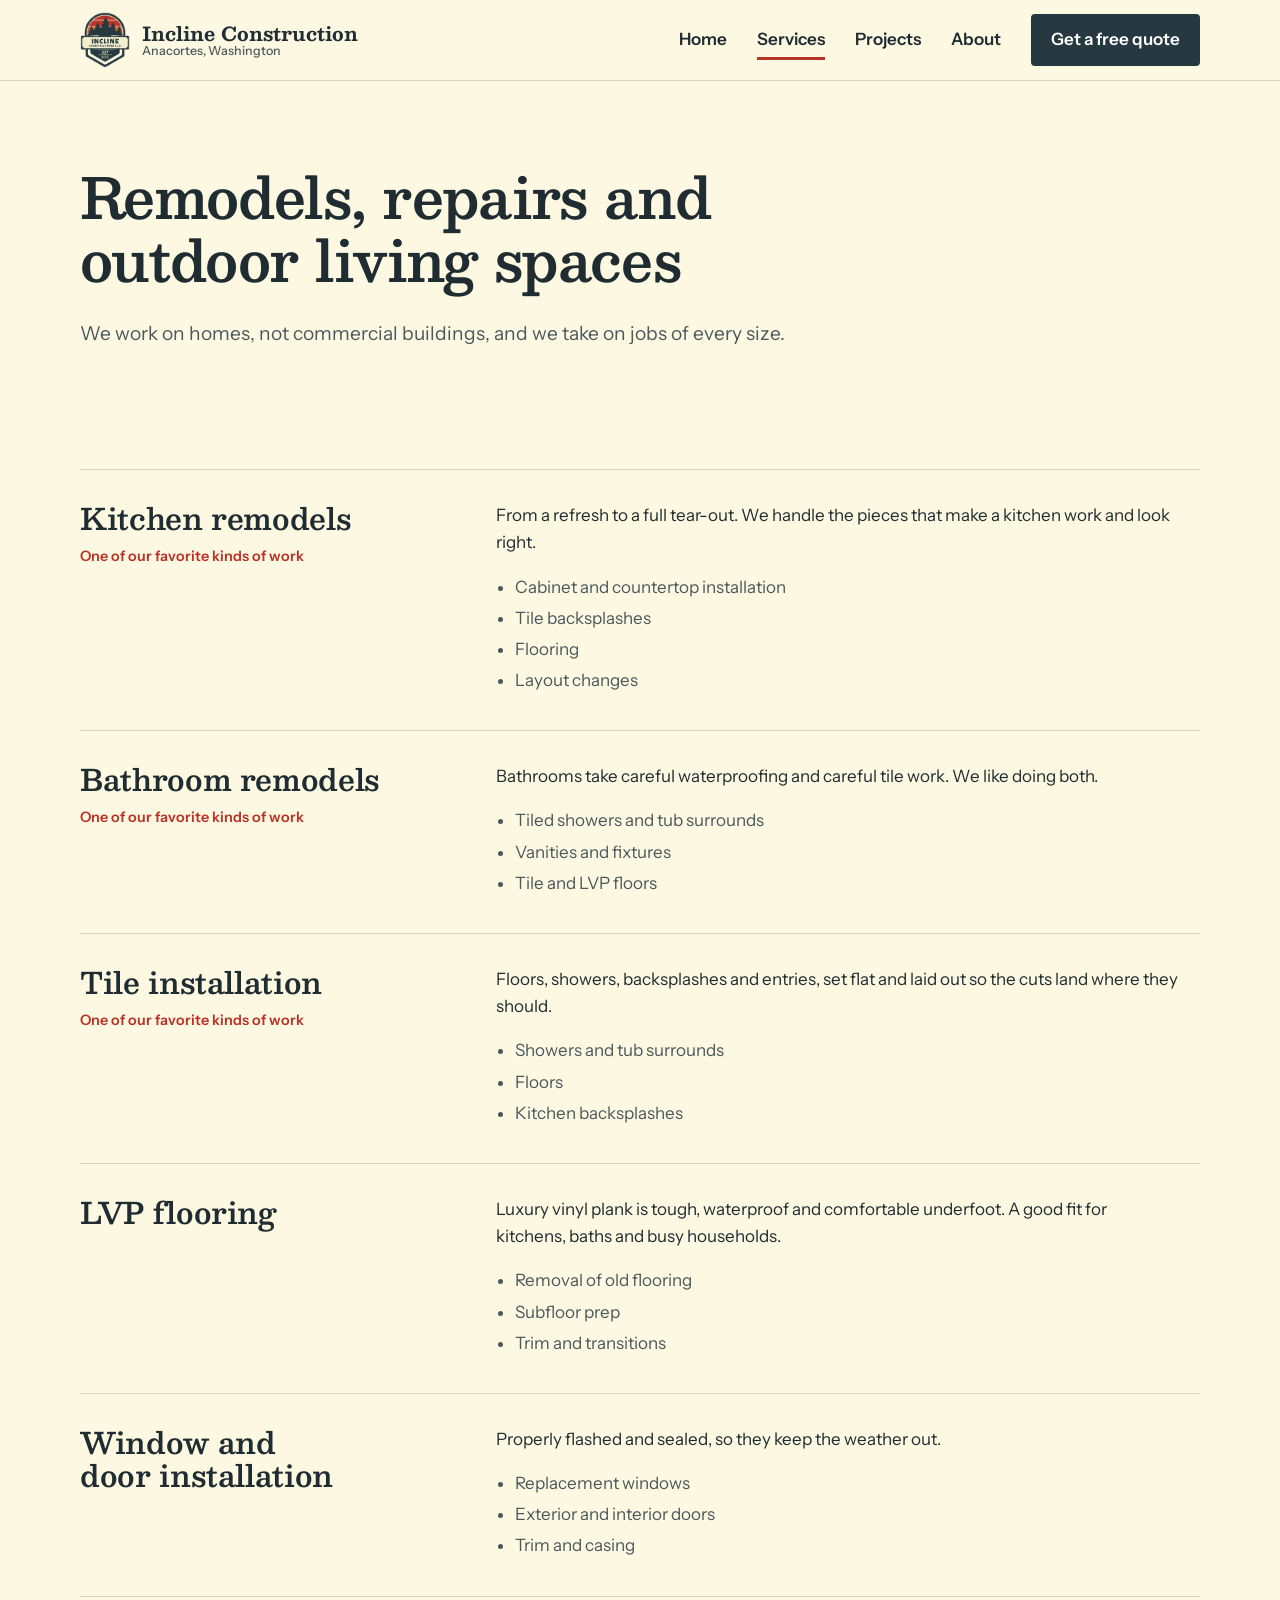
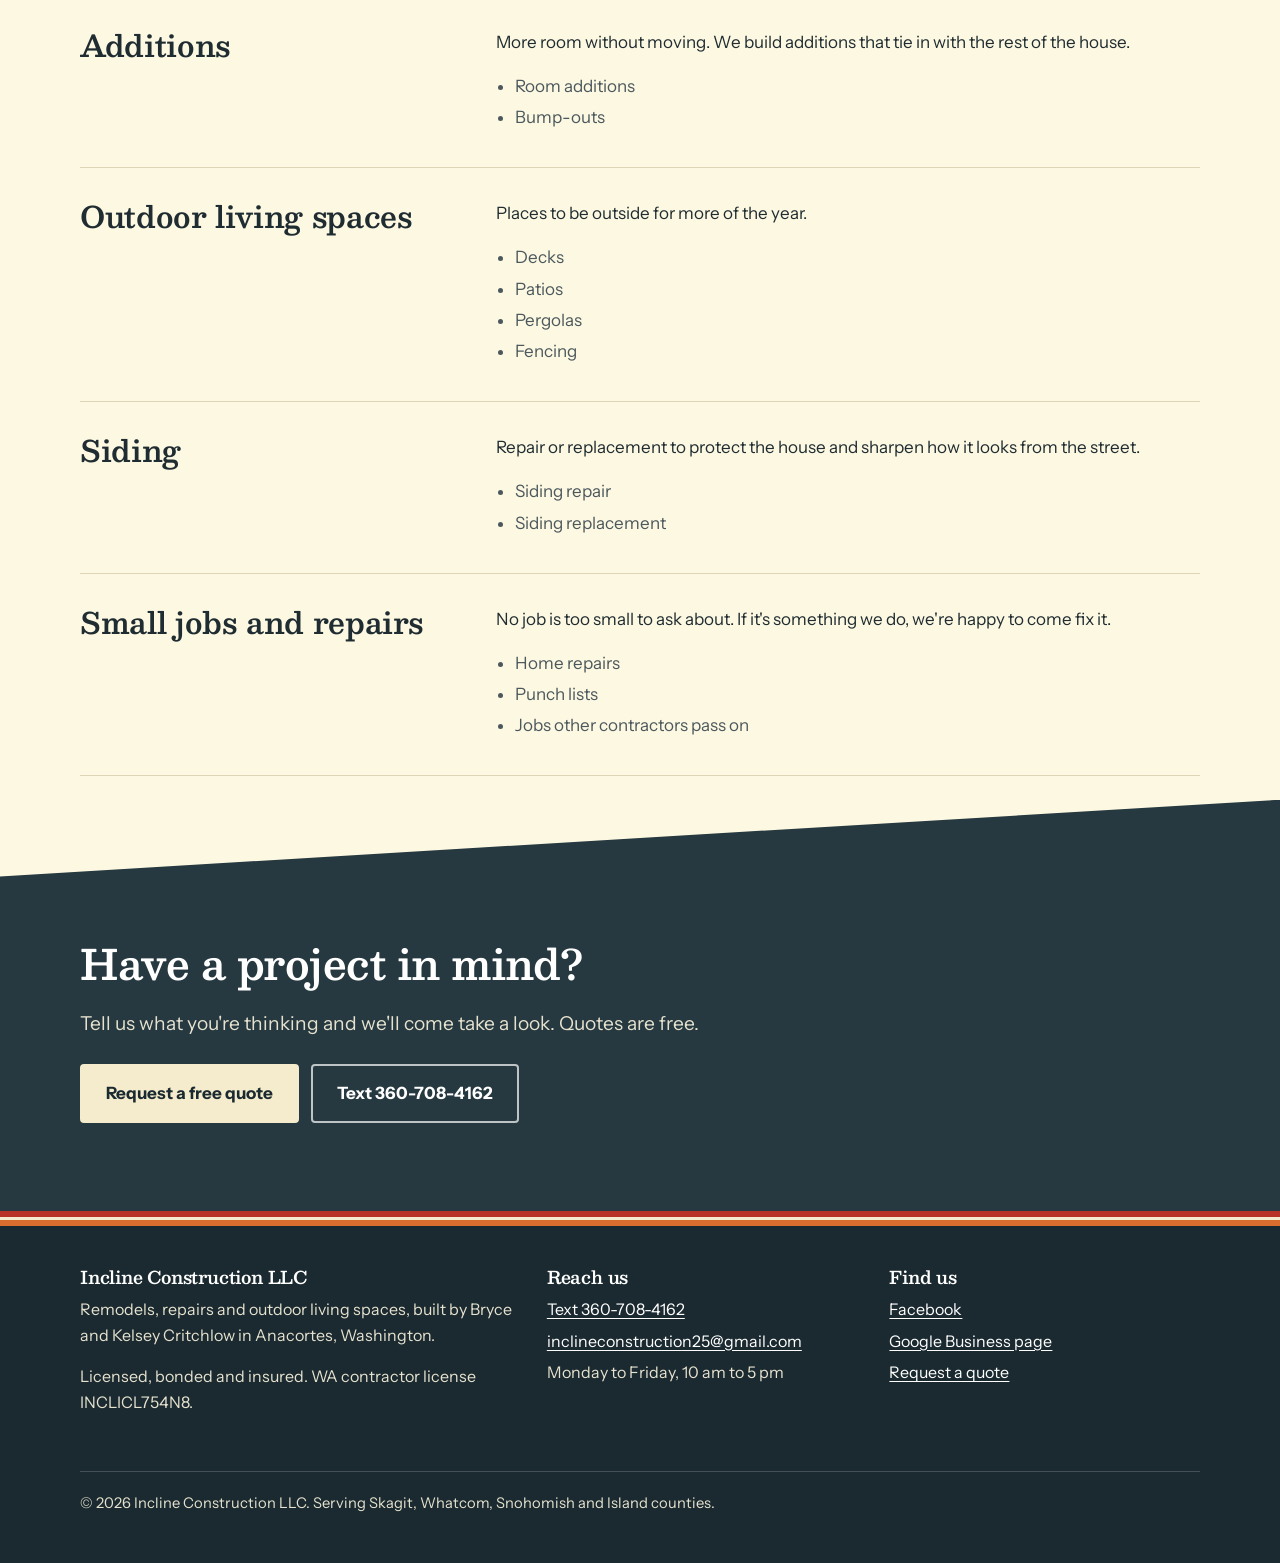
<file: services.html>
<!doctype html>
<html lang="en">
<head>
  <meta charset="utf-8">
  <meta name="viewport" content="width=device-width, initial-scale=1">
  <title>Services | Incline Construction, Anacortes WA</title>
  <meta name="description" content="Kitchen and bathroom remodels, tile, LVP flooring, windows and doors, additions, decks, patios, pergolas, fencing, siding and home repairs in northwest Washington.">
  <meta property="og:title" content="Services | Incline Construction, Anacortes WA">
  <meta property="og:description" content="Kitchen and bathroom remodels, tile, LVP flooring, windows and doors, additions, decks, patios, pergolas, fencing, siding and home repairs in northwest Washington.">
  <meta property="og:type" content="website">
  <meta property="og:url" content="https://inclineconstructionwa.com/services.html">
  <meta property="og:image" content="https://inclineconstructionwa.com/img/logo.png">
  <link rel="canonical" href="https://inclineconstructionwa.com/services.html">
  <link rel="icon" href="img/favicon.png" type="image/png">
  <meta name="theme-color" content="#263940">
  <link rel="preload" href="fonts/besley.woff2" as="font" type="font/woff2" crossorigin>
  <link rel="stylesheet" href="css/site.css">
</head>
<body>
  <a class="skip" href="#main">Skip to main content</a>

  <header class="site-header">
    <div class="wrap">
      <a class="brand" href="index.html">
        <img src="img/logo-small.webp" alt="" width="125" height="140">
        <span>Incline Construction<small>Anacortes, Washington</small></span>
      </a>
      <button class="nav-toggle" type="button" aria-expanded="false" aria-controls="site-nav">Menu</button>
      <nav class="site-nav" id="site-nav" aria-label="Main">
        <ul>
          <li><a href="index.html">Home</a></li><li><a href="services.html" aria-current="page">Services</a></li><li><a href="projects.html">Projects</a></li><li><a href="about.html">About</a></li>
          <li><a class="btn" href="contact.html">Get a free quote</a></li>
        </ul>
      </nav>
    </div>
  </header>

  <main id="main">
    <section class="page-hero">
      <div class="wrap">
        <h1>Remodels, repairs and outdoor living spaces</h1>
        <p class="lede">We work on homes, not commercial buildings, and we take on jobs of every size.</p>
      </div>
    </section>

    <section class="band" style="padding-top:0">
      <div class="wrap">
        <article class="service" id="kitchens">
          <div><h2>Kitchen remodels</h2><span class="fav">One of our favorite kinds of work</span></div>
          <div><p>From a refresh to a full tear-out. We handle the pieces that make a kitchen work and look right.</p><ul><li>Cabinet and countertop installation</li><li>Tile backsplashes</li><li>Flooring</li><li>Layout changes</li></ul></div>
        </article>
        <article class="service" id="bathrooms">
          <div><h2>Bathroom remodels</h2><span class="fav">One of our favorite kinds of work</span></div>
          <div><p>Bathrooms take careful waterproofing and careful tile work. We like doing both.</p><ul><li>Tiled showers and tub surrounds</li><li>Vanities and fixtures</li><li>Tile and LVP floors</li></ul></div>
        </article>
        <article class="service" id="tile">
          <div><h2>Tile installation</h2><span class="fav">One of our favorite kinds of work</span></div>
          <div><p>Floors, showers, backsplashes and entries, set flat and laid out so the cuts land where they should.</p><ul><li>Showers and tub surrounds</li><li>Floors</li><li>Kitchen backsplashes</li></ul></div>
        </article>
        <article class="service" id="flooring">
          <div><h2>LVP flooring</h2></div>
          <div><p>Luxury vinyl plank is tough, waterproof and comfortable underfoot. A good fit for kitchens, baths and busy households.</p><ul><li>Removal of old flooring</li><li>Subfloor prep</li><li>Trim and transitions</li></ul></div>
        </article>
        <article class="service" id="windows-doors">
          <div><h2>Window and door installation</h2></div>
          <div><p>Properly flashed and sealed, so they keep the weather out.</p><ul><li>Replacement windows</li><li>Exterior and interior doors</li><li>Trim and casing</li></ul></div>
        </article>
        <article class="service" id="additions">
          <div><h2>Additions</h2></div>
          <div><p>More room without moving. We build additions that tie in with the rest of the house.</p><ul><li>Room additions</li><li>Bump-outs</li></ul></div>
        </article>
        <article class="service" id="outdoor">
          <div><h2>Outdoor living spaces</h2></div>
          <div><p>Places to be outside for more of the year.</p><ul><li>Decks</li><li>Patios</li><li>Pergolas</li><li>Fencing</li></ul></div>
        </article>
        <article class="service" id="siding">
          <div><h2>Siding</h2></div>
          <div><p>Repair or replacement to protect the house and sharpen how it looks from the street.</p><ul><li>Siding repair</li><li>Siding replacement</li></ul></div>
        </article>
        <article class="service" id="repairs">
          <div><h2>Small jobs and repairs</h2></div>
          <div><p>No job is too small to ask about. If it's something we do, we're happy to come fix it.</p><ul><li>Home repairs</li><li>Punch lists</li><li>Jobs other contractors pass on</li></ul></div>
        </article>
      </div>
    </section>

    <section class="slope on-dark">
      <div class="wrap">
        <h2>Have a project in mind?</h2>
        <p class="lede">Tell us what you're thinking and we'll come take a look. Quotes are free.</p>
        <div class="actions">
          <a class="btn" href="contact.html">Request a free quote</a>
          <a class="btn quiet" href="sms:+13607084162">Text 360-708-4162</a>
        </div>
      </div>
    </section>
  </main>

  <footer class="site-footer">
    <div class="wrap">
      <div class="cols">
        <div>
          <h2>Incline Construction LLC</h2>
          <p>Remodels, repairs and outdoor living spaces, built by Bryce and Kelsey Critchlow in Anacortes, Washington.</p>
          <p>Licensed, bonded and insured. WA contractor license INCLICL754N8.</p>
        </div>
        <div>
          <h2>Reach us</h2>
          <ul>
            <li><a href="sms:+13607084162">Text 360-708-4162</a></li>
            <li><a href="mailto:inclineconstruction25@gmail.com">inclineconstruction25@gmail.com</a></li>
            <li>Monday to Friday, 10 am to 5 pm</li>
          </ul>
        </div>
        <div>
          <h2>Find us</h2>
          <ul>
            <li><a href="https://www.facebook.com/profile.php?id=61596461877741" rel="noopener">Facebook</a></li>
            <li><a href="https://maps.app.goo.gl/57KiFB2UmyWhwz5F6?g_st=ic" rel="noopener">Google Business page</a></li>
            <li><a href="contact.html">Request a quote</a></li>
          </ul>
        </div>
      </div>
      <p class="fine">&copy; 2026 Incline Construction LLC. Serving Skagit, Whatcom, Snohomish and Island counties.</p>
    </div>
  </footer>

  <script src="js/site.js" defer></script>
</body>
</html>
</file>
<file: css/site.css>
/* Incline Construction — site styles
   Colors live in the block below. Change them here and the whole site follows. */

@font-face {
  font-family: "Besley";
  src: url("../fonts/besley.woff2") format("woff2");
  font-weight: 400 900;
  font-display: swap;
}
@font-face {
  font-family: "Instrument Sans";
  src: url("../fonts/instrument-sans.woff2") format("woff2");
  font-weight: 400 700;
  font-display: swap;
}

:root {
  /* Colors taken from the Incline Construction logo */
  --slate: #263940;       /* dark blue-gray: main brand color */
  --slate-deep: #1b2a30;
  --red: #b83226;         /* logo red: links, small details */
  --sun: #d96e2f;         /* logo orange: decoration only */
  --cream: #f4eccc;       /* logo banner cream: panels */
  --chalk: #fdf8e1;       /* page background, matches the logo background */
  --ink: #1f2c31;         /* body text */
  --ink-soft: #4b585d;    /* secondary text */
  --line: #ddd5b6;

  --display: "Besley", Georgia, "Times New Roman", serif;
  --body: "Instrument Sans", system-ui, -apple-system, "Segoe UI", sans-serif;

  --rise: clamp(28px, 6vw, 96px);   /* height of the sloped edges */
  --wrap: 1120px;
  --gutter: clamp(20px, 5vw, 48px);
}

*, *::before, *::after { box-sizing: border-box; }

html { -webkit-text-size-adjust: 100%; scroll-behavior: smooth; }

body {
  margin: 0;
  background: var(--chalk);
  color: var(--ink);
  font-family: var(--body);
  font-size: 1.0625rem;
  line-height: 1.6;
}

img, svg { max-width: 100%; height: auto; display: block; }

h1, h2, h3 {
  font-family: var(--display);
  font-weight: 600;
  line-height: 1.12;
  letter-spacing: -0.012em;
  margin: 0 0 0.5em;
  text-wrap: balance;
}
h1 { font-size: clamp(2.3rem, 6.2vw, 4.4rem); }
h2 { font-size: clamp(1.7rem, 3.6vw, 2.6rem); }
h3 { font-size: 1.3rem; line-height: 1.25; }

p { margin: 0 0 1em; max-width: 62ch; }
a { color: var(--red); text-underline-offset: 0.18em; }
a:hover { color: var(--slate); }

:focus-visible {
  outline: 3px solid var(--red);
  outline-offset: 3px;
  border-radius: 2px;
}
.on-dark :focus-visible, .site-footer :focus-visible { outline-color: var(--cream); }

.wrap {
  width: 100%;
  max-width: calc(var(--wrap) + 2 * var(--gutter));
  margin-inline: auto;
  padding-inline: var(--gutter);
}

.skip {
  position: absolute; left: 12px; top: -60px;
  background: var(--ink); color: #fff; padding: 10px 16px; z-index: 20;
}
.skip:focus { top: 12px; color: #fff; }

.lede { font-size: 1.2rem; color: var(--ink-soft); }

/* ---------- Header ---------- */

.site-header { border-bottom: 1px solid var(--line); background: var(--chalk); }
.site-header .wrap {
  display: flex; align-items: center; justify-content: space-between;
  gap: 16px; min-height: 80px; padding-block: 8px; flex-wrap: wrap;
}
.brand {
  display: inline-flex; align-items: center; gap: 12px;
  color: var(--ink); text-decoration: none;
  font-family: var(--display); font-weight: 700; font-size: 1.2rem;
  line-height: 1.05;
}
.brand img { width: 50px; height: 56px; flex: none; }
.brand small {
  display: block; font-family: var(--body); font-weight: 500;
  font-size: 0.78rem; color: var(--ink-soft); letter-spacing: 0;
}

.nav-toggle {
  display: none; font: inherit; font-weight: 600;
  background: none; border: 2px solid var(--ink); color: var(--ink);
  padding: 8px 14px; border-radius: 4px; cursor: pointer;
}
.site-nav ul {
  list-style: none; margin: 0; padding: 0;
  display: flex; align-items: center; gap: clamp(14px, 2.4vw, 30px);
}
.site-nav a {
  color: var(--ink); text-decoration: none; font-weight: 600;
  padding: 8px 0; border-bottom: 3px solid transparent;
}
.site-nav a:hover { border-bottom-color: var(--line); }
.site-nav a[aria-current="page"] { border-bottom-color: var(--red); }
.site-nav a.btn { padding: 10px 18px; border-bottom: 2px solid var(--slate); color: #fff; }

@media (max-width: 800px) {
  .nav-toggle { display: inline-block; }
  .site-nav { display: none; width: 100%; padding-bottom: 16px; }
  .site-nav.open { display: block; }
  .site-nav ul { flex-direction: column; align-items: stretch; gap: 0; }
  .site-nav li + li { border-top: 1px solid var(--line); }
  .site-nav a { display: block; padding: 14px 0; border-bottom: 0; }
  .site-nav a[aria-current="page"] { color: var(--red); }
  .site-nav a.btn { margin-top: 12px; text-align: center; }
}

/* ---------- Buttons ---------- */

.btn {
  display: inline-block; font: inherit; font-weight: 700;
  padding: 14px 24px; border-radius: 4px; cursor: pointer;
  text-decoration: none; text-align: center;
  background: var(--slate); color: #fff; border: 2px solid var(--slate);
}
.btn:hover { background: var(--slate-deep); border-color: var(--slate-deep); color: #fff; }
.btn.quiet { background: transparent; color: var(--slate); }
.btn.quiet:hover { background: var(--slate); color: #fff; }
.on-dark .btn { background: var(--cream); border-color: var(--cream); color: var(--slate-deep); }
.on-dark .btn:hover { background: #fff; border-color: #fff; color: var(--slate-deep); }
.on-dark .btn.quiet { background: transparent; color: #fff; border-color: rgba(255,255,255,.7); }
.on-dark .btn.quiet:hover { background: #fff; color: var(--slate-deep); }

.actions { display: flex; flex-wrap: wrap; gap: 12px; margin-top: 1.6rem; }

/* ---------- Hero and the incline ---------- */

.hero { padding: clamp(48px, 9vw, 112px) 0 calc(var(--rise) + clamp(32px, 6vw, 72px)); }
.hero .wrap {
  display: grid; grid-template-columns: minmax(0, 7fr) minmax(0, 4fr);
  gap: clamp(24px, 5vw, 72px); align-items: center;
}
.hero-logo { width: 100%; max-width: 380px; justify-self: end; }
@media (max-width: 820px) {
  .hero .wrap { grid-template-columns: 1fr; }
  .hero-logo { display: none; }
}
.hero h1 { max-width: 15ch; }
.hero .lede { max-width: 46ch; }
.page-hero { padding: clamp(40px, 7vw, 84px) 0 calc(var(--rise) + 24px); }
.page-hero h1 { font-size: clamp(2.1rem, 5vw, 3.5rem); max-width: 20ch; }

/* A block whose top edge climbs left to right, like the company name. */
.slope {
  margin-top: calc(-1 * var(--rise));
  padding-top: calc(var(--rise) + clamp(32px, 5vw, 64px));
  padding-bottom: clamp(48px, 7vw, 88px);
  clip-path: polygon(0 var(--rise), 100% 0, 100% 100%, 0 100%);
}
.on-dark { background: var(--slate); color: #fff; }
.on-dark a { color: #fff; }
.on-dark .lede, .on-dark .muted { color: #e6e2cf; }
.on-wood { background: var(--cream); }
.on-wood .lede { color: #4a4234; }
.on-wood a { color: #8f271d; }

.band { padding: clamp(48px, 8vw, 100px) 0; }
.band.after-slope { padding-bottom: calc(var(--rise) + clamp(40px, 6vw, 72px)); }

/* Facts under the hero */
.facts {
  list-style: none; margin: 0; padding: 0;
  display: grid; grid-template-columns: repeat(3, 1fr); gap: 28px 40px;
}
.facts strong {
  display: block; font-family: var(--display); font-weight: 600;
  font-size: 1.3rem; line-height: 1.25; margin-bottom: 4px;
}
.facts span { color: #e6e2cf; }
@media (max-width: 720px) { .facts { grid-template-columns: 1fr; } }

/* ---------- Home: services ---------- */

.split {
  display: grid; grid-template-columns: minmax(0, 5fr) minmax(0, 7fr);
  gap: clamp(28px, 6vw, 80px); align-items: start;
}
@media (max-width: 820px) { .split { grid-template-columns: 1fr; } }

.favorites { display: grid; grid-template-columns: 1fr 1fr; gap: 20px; margin-bottom: 28px; }
.favorites a {
  display: block; padding: 24px; text-decoration: none; color: var(--ink);
  background: #fff; border: 1px solid var(--line); border-left: 6px solid var(--red);
}
.favorites a:hover { border-color: var(--red); }
.favorites h3 { margin-bottom: 6px; }
.favorites p { margin: 0; color: var(--ink-soft); font-size: 1rem; }
@media (max-width: 520px) { .favorites { grid-template-columns: 1fr; } }

.plain-list {
  list-style: none; margin: 0; padding: 0;
  columns: 2; column-gap: 40px;
}
.plain-list li {
  break-inside: avoid; padding: 11px 0; border-bottom: 1px solid var(--line);
  font-weight: 600;
}
@media (max-width: 520px) { .plain-list { columns: 1; } }

/* ---------- Steps (a real sequence) ---------- */

.steps {
  list-style: none; margin: 2rem 0 0; padding: 0; counter-reset: step;
  display: grid; grid-template-columns: repeat(3, 1fr); gap: 32px;
}
.steps li { counter-increment: step; padding-top: 16px; border-top: 4px solid var(--sun); }
.steps li::before {
  content: counter(step); display: block;
  font-family: var(--display); font-weight: 700; font-size: 2.2rem;
  line-height: 1; color: var(--red); margin-bottom: 10px;
}
.steps h3 { margin-bottom: 6px; }
.steps p { margin: 0; color: #4a4234; }
@media (max-width: 760px) { .steps { grid-template-columns: 1fr; } }

/* ---------- Counties ---------- */

.counties {
  list-style: none; margin: 0; padding: 0;
  display: grid; grid-template-columns: 1fr 1fr; gap: 0 32px;
}
.counties li {
  font-family: var(--display); font-size: 1.45rem; font-weight: 600;
  padding: 16px 0; border-bottom: 1px solid var(--line);
}
.counties small {
  display: block; font-family: var(--body); font-size: 0.95rem;
  font-weight: 400; color: var(--ink-soft);
}

@media (max-width: 520px) { .counties { grid-template-columns: 1fr; } }

/* ---------- Services page ---------- */

.service {
  display: grid; grid-template-columns: minmax(0, 4fr) minmax(0, 8fr);
  gap: 12px clamp(24px, 5vw, 64px);
  padding: 32px 0; border-top: 1px solid var(--line);
}
.service:last-child { border-bottom: 1px solid var(--line); }
.service h2 { font-size: clamp(1.4rem, 2.6vw, 1.85rem); margin: 0; }
.service ul { margin: 0.4em 0 0; padding-left: 1.1em; color: var(--ink-soft); }
.service li { margin: 4px 0; }
.service .fav {
  display: inline-block; margin-top: 10px; font-size: 0.9rem; font-weight: 600;
  color: var(--red);
}
@media (max-width: 720px) { .service { grid-template-columns: 1fr; } }

/* ---------- Gallery ---------- */

.gallery {
  display: grid; grid-template-columns: repeat(auto-fill, minmax(280px, 1fr));
  gap: 20px; margin-top: 2rem;
}
.gallery figure {
  margin: 0; background: #fff; border: 1px solid var(--line);
  display: grid; grid-template-rows: 1fr auto;
}
.gallery a { display: block; min-height: 0; }
.gallery img { width: 100%; height: 100%; aspect-ratio: 4 / 3; object-fit: cover; }
.gallery .full img { aspect-ratio: 2 / 1; }
@media (min-width: 700px) {
  .gallery .wide { grid-column: span 2; }
  .gallery .wide img { aspect-ratio: auto; }
  .gallery .full { grid-column: 1 / -1; }
}
.gallery figcaption { padding: 12px 16px 14px; font-size: 0.98rem; }
.gallery figcaption strong { display: block; }
.gallery figcaption span { color: var(--ink-soft); }
.gallery .empty {
  aspect-ratio: 4 / 3; display: grid; place-items: center; padding: 20px;
  background:
    linear-gradient(to top right, var(--cream) 49.6%, #f9f3da 50.4%);
  color: #4a4234; font-weight: 600; text-align: center;
}

/* ---------- About ---------- */

.portrait {
  aspect-ratio: 4 / 5; background: var(--cream);
  display: grid; place-items: center;
  color: #4a4234; font-weight: 600; text-align: center;
}
.portrait img { width: 100%; height: 100%; object-fit: cover; }
.values { list-style: none; margin: 2rem 0 0; padding: 0; }
.values li { padding: 18px 0; border-top: 1px solid var(--line); }
.values strong { font-family: var(--display); font-size: 1.2rem; display: block; }

/* ---------- Contact ---------- */

.contact-ways { list-style: none; margin: 0 0 2rem; padding: 0; }
.contact-ways li { padding: 14px 0; border-bottom: 1px solid var(--line); }
.contact-ways span { display: block; font-size: 0.95rem; color: var(--ink-soft); }
.contact-ways a { font-weight: 700; font-size: 1.15rem; overflow-wrap: anywhere; }

form { display: grid; gap: 18px; }
.row { display: grid; grid-template-columns: 1fr 1fr; gap: 18px; }
@media (max-width: 560px) { .row { grid-template-columns: 1fr; } }
label { display: block; font-weight: 600; margin-bottom: 6px; }
label .opt { font-weight: 400; color: var(--ink-soft); }
input, select, textarea {
  width: 100%; font: inherit; color: var(--ink);
  padding: 12px 14px; background: #fff;
  border: 1.5px solid #8b9189; border-radius: 4px;
}
textarea { min-height: 150px; resize: vertical; }
input:focus-visible, select:focus-visible, textarea:focus-visible {
  outline: 3px solid var(--red); outline-offset: 1px; border-color: var(--red);
}
.hp { position: absolute; left: -9999px; }
.form-note { font-size: 0.95rem; color: var(--ink-soft); margin: 0; }
.form-status { margin: 0; padding: 14px 16px; font-weight: 600; border-left: 6px solid var(--slate); background: #e7ecea; }
.form-status.error { border-left-color: #9b2c1f; background: #f8e7e3; }
.form-status:empty { display: none; }

/* ---------- Footer ---------- */

.site-footer {
  background: linear-gradient(var(--red) 0 6px, var(--cream) 6px 9px, var(--sun) 9px 15px, var(--slate-deep) 15px); color: #e6e2cf; padding: 56px 0 32px; font-size: 1rem; }
.site-footer a { color: #fff; }
.site-footer .cols {
  display: grid; grid-template-columns: 1.4fr 1fr 1fr; gap: 32px;
}
.site-footer h2 { font-size: 1.1rem; color: #fff; margin-bottom: 10px; }
.site-footer ul { list-style: none; margin: 0; padding: 0; }
.site-footer li { margin: 6px 0; overflow-wrap: anywhere; }
.site-footer .fine { margin-top: 40px; padding-top: 20px; border-top: 1px solid rgba(255,255,255,.18); font-size: 0.92rem; }
.site-footer p { max-width: none; }
@media (max-width: 720px) { .site-footer .cols { grid-template-columns: 1fr; } }

@media (prefers-reduced-motion: reduce) {
  html { scroll-behavior: auto; }
}
</file>
